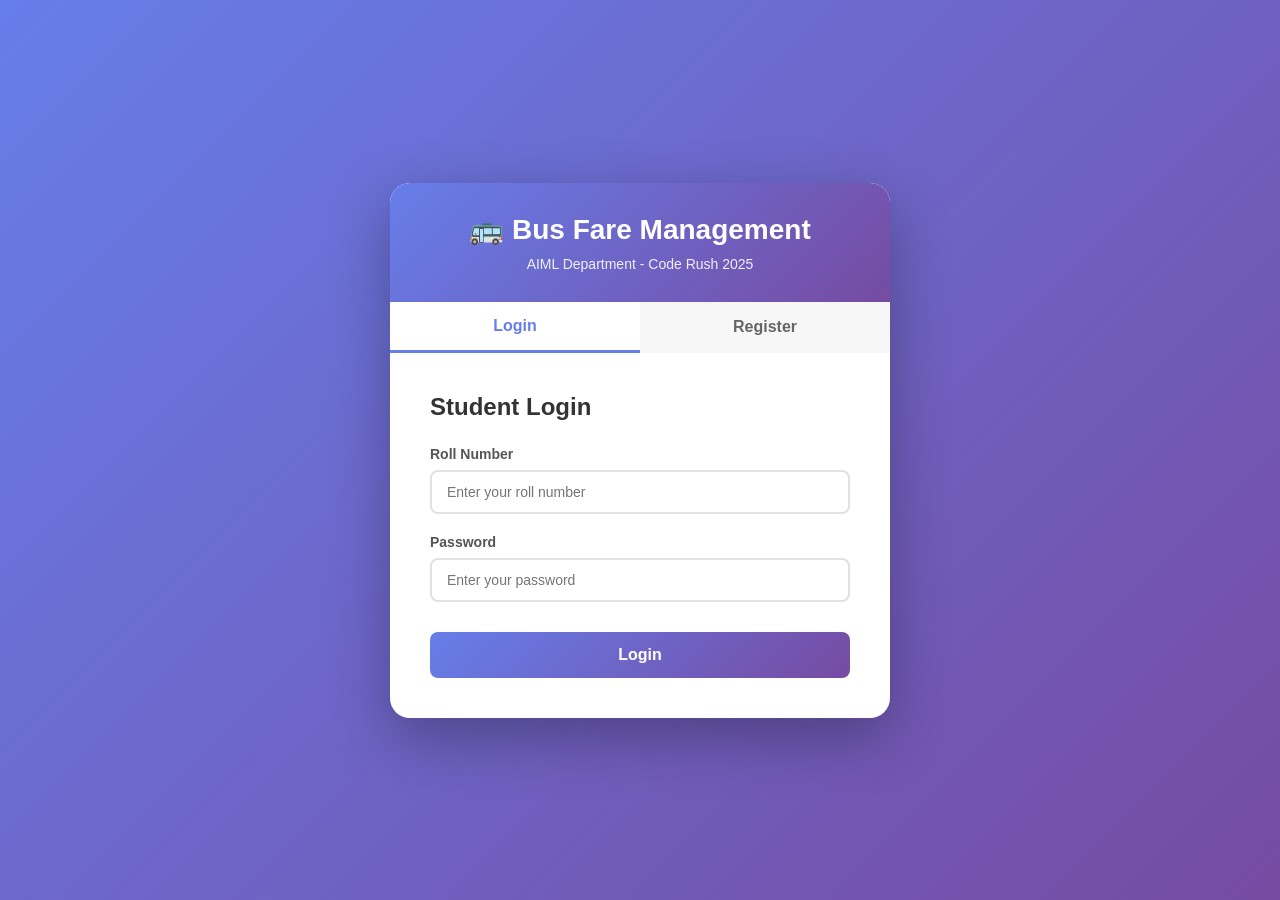
<file: index.html>
<!DOCTYPE html>
<html lang="en">
<head>
    <meta charset="UTF-8">
    <meta name="viewport" content="width=device-width, initial-scale=1.0">
    <title>Student Login - Bus Fare Management System</title>
    <link rel="stylesheet" href="styles.css">
</head>
<body>
    <div class="container">
        <div class="login-box">
            <div class="logo">
                <h1>🚌 Bus Fare Management</h1>
                <p>AIML Department - Code Rush 2025</p>
            </div>
            
            <div class="tabs">
                <button class="tab-btn active" onclick="showTab('login')">Login</button>
                <button class="tab-btn" onclick="showTab('register')">Register</button>
            </div>

            <!-- Login Form -->
            <div id="login-form" class="form-container active">
                <h2>Student Login</h2>
                <form onsubmit="handleLogin(event)">
                    <div class="form-group">
                        <label for="login-rollno">Roll Number</label>
                        <input type="text" id="login-rollno" placeholder="Enter your roll number" required>
                    </div>
                    <div class="form-group">
                        <label for="login-password">Password</label>
                        <input type="password" id="login-password" placeholder="Enter your password" required>
                    </div>
                    <button type="submit" class="btn btn-primary">Login</button>
                </form>
            </div>

            <!-- Registration Form -->
            <div id="register-form" class="form-container">
                <h2>Student Registration</h2>
                <form onsubmit="handleRegister(event)">
                    <div class="form-group">
                        <label for="reg-name">Full Name</label>
                        <input type="text" id="reg-name" placeholder="Enter your full name" required>
                    </div>
                    <div class="form-group">
                        <label for="reg-rollno">Roll Number</label>
                        <input type="text" id="reg-rollno" placeholder="Enter your roll number" required>
                    </div>
                    <div class="form-group">
                        <label for="reg-email">Email</label>
                        <input type="email" id="reg-email" placeholder="Enter your email" required>
                    </div>
                    <div class="form-group">
                        <label for="reg-route">Preferred Route</label>
                        <select id="reg-route" required>
                            <option value="">Select Route</option>
                            <option value="A">Route A - Main Campus (15 km)</option>
                            <option value="B">Route B - East Side (12 km)</option>
                            <option value="C">Route C - West Side (18 km)</option>
                            <option value="D">Route D - North Campus (10 km)</option>
                        </select>
                    </div>
                    <div class="form-group">
                        <label for="reg-department">Department</label>
                        <select id="reg-department" required>
                            <option value="">Select Department</option>
                            <option value="CSE(AIML)">CSE (AIML)</option>
                            <option value="CSE">CSE</option>
                            <option value="ECE">ECE</option>
                            <option value="EEE">EEE</option>
                            <option value="MECH">Mechanical</option>
                            <option value="CIVIL">Civil</option>
                        </select>
                    </div>
                    <div class="form-group">
                        <label for="reg-year">Year</label>
                        <select id="reg-year" required>
                            <option value="">Select Year</option>
                            <option value="1">1st Year</option>
                            <option value="2">2nd Year</option>
                            <option value="3">3rd Year</option>
                            <option value="4">4th Year</option>
                        </select>
                    </div>
                    <div class="form-group">
                        <label for="reg-password">Password</label>
                        <input type="password" id="reg-password" placeholder="Create a password" required>
                    </div>
                    <div class="form-group">
                        <label for="reg-confirm-password">Confirm Password</label>
                        <input type="password" id="reg-confirm-password" placeholder="Confirm your password" required>
                    </div>
                    <button type="submit" class="btn btn-primary">Register</button>
                </form>
            </div>
        </div>
    </div>

    <script src="script.js"></script>
</body>
</html>
</file>
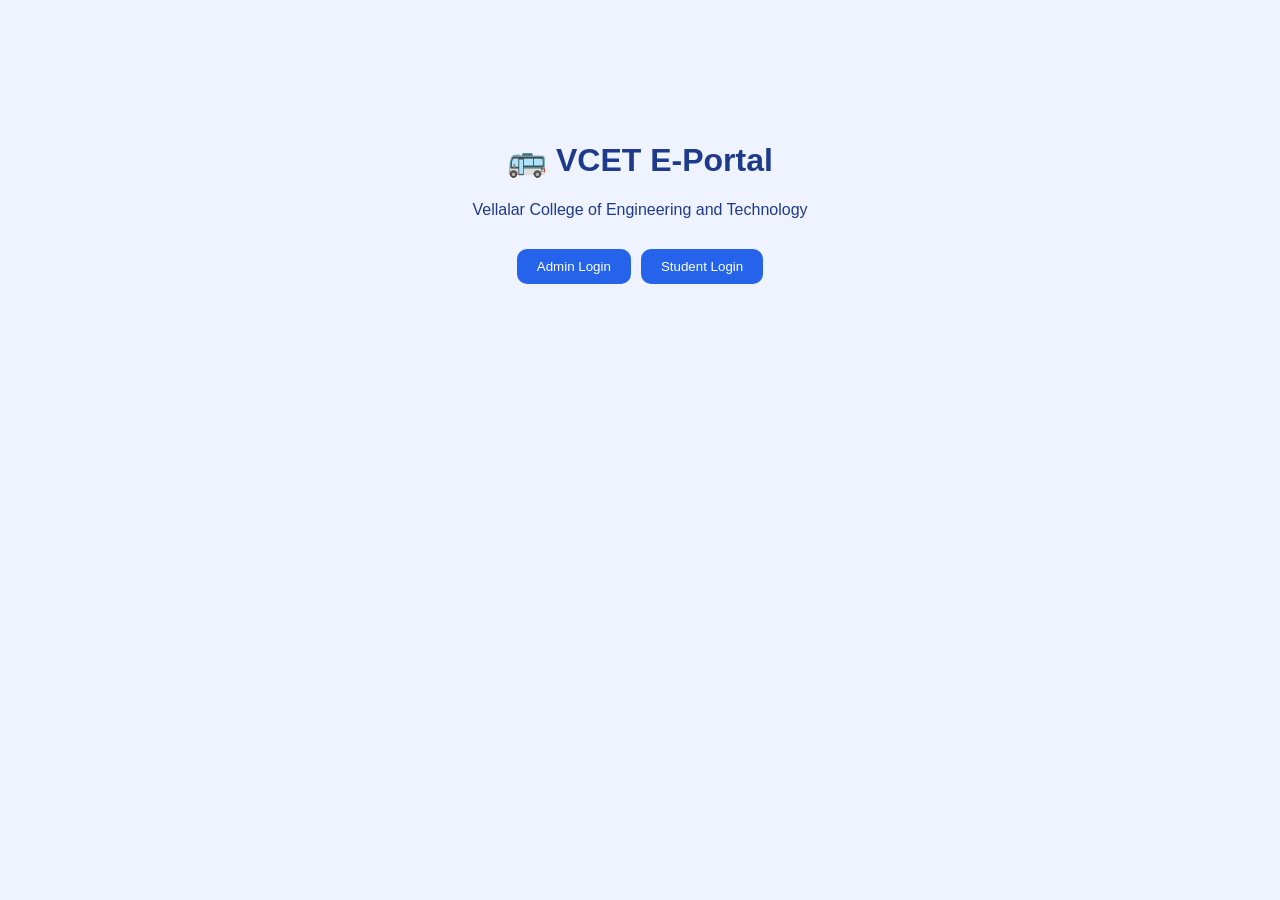
<file: admin.html>
<!DOCTYPE html>
<html lang="en">
<head>
  <meta charset="UTF-8">
  <meta name="viewport" content="width=device-width, initial-scale=1.0">
  <title>VCET E-Portal</title>
  <style>
    body {font-family:'Poppins',sans-serif;margin:0;background:#eef3ff;color:#1e3a8a;}
    header {background:#1e3a8a;color:#fff;padding:15px;text-align:center;font-size:24px;}
    .container {padding:20px;max-width:1000px;margin:auto;}
    .card {background:white;padding:20px;border-radius:15px;box-shadow:0 4px 10px rgba(0,0,0,0.1);margin:20px 0;}
    input,select {padding:10px;margin:5px;width:90%;border:1px solid #ccc;border-radius:10px;}
    button {background:#1e3a8a;color:white;padding:10px 15px;border:none;border-radius:10px;cursor:pointer;margin-top:10px;}
    button:hover {background:#3b82f6;}
    table {width:100%;border-collapse:collapse;margin-top:10px;}
    th,td {border:1px solid #ccc;padding:10px;text-align:center;}
    th {background:#e0f2fe;}
    .logout {float:right;color:white;text-decoration:none;font-size:16px;}
    .hidden {display:none;}
    .tabs {display:flex;justify-content:center;gap:10px;margin-top:20px;}
    .tabs button {background:#2563eb;border:none;padding:10px 20px;color:white;border-radius:10px;cursor:pointer;}
    .tabs button:hover {background:#1e40af;}
    .sidebar {width:230px;background:#1e3a8a;min-height:100vh;color:#fff;position:fixed;top:0;left:0;padding-top:20px;}
    .sidebar h2 {text-align:center;margin-bottom:20px;}
    .sidebar button {width:100%;padding:12px;border:none;background:none;color:white;text-align:left;cursor:pointer;font-size:16px;}
    .sidebar button:hover {background:#3b82f6;}
    .content {margin-left:250px;padding:20px;}
  </style>
</head>
<body>

  <!-- Main Menu -->
  <div id="mainMenu" class="container" style="text-align:center;margin-top:100px;">
    <h1>🚌 VCET E-Portal</h1>
    <p>Vellalar College of Engineering and Technology</p>
    <div class="tabs">
      <button onclick="showLogin('admin')">Admin Login</button>
      <button onclick="showLogin('student')">Student Login</button>
    </div>
  </div>

  <!-- Admin Login -->
  <div id="adminLogin" class="container hidden" style="text-align:center;margin-top:100px;">
    <h2>Admin Login</h2>
    <input type="text" id="adminId" placeholder="Admin ID"><br>
    <input type="password" id="adminPass" placeholder="Password"><br>
    <button onclick="adminLogin()">Login</button>
    <p id="adminError" style="color:red;"></p>
  </div>

  <!-- Student Login -->
  <div id="studentLogin" class="container hidden" style="text-align:center;margin-top:100px;">
    <h2>Student Login</h2>
    <input type="text" id="studentRollLogin" placeholder="Roll Number"><br>
    <button onclick="studentLogin()">Login</button>
    <p id="studentError" style="color:red;"></p>
  </div>

  <!-- Admin Dashboard -->
  <div id="adminDashboard" class="hidden">
    <div class="sidebar">
      <h2>Admin Panel</h2>
      <button onclick="showSection('bus')">Bus Management</button>
      <button onclick="showSection('route')">Route Management</button>
      <button onclick="showSection('student')">Student Management</button>
      <button onclick="showSection('overview')">Overview</button>
      <button onclick="showSection('attendance')">Attendance</button>
      <button onclick="showSection('cost')">Cost Details</button>
      <button onclick="logout()">Logout</button>
    </div>

    <div class="content">
      <header>VCET E-Portal – Admin Dashboard</header>

      <!-- Bus Management -->
      <div id="bus" class="section">
        <div class="card">
          <h2>Bus Management</h2>
          <input type="text" id="busName" placeholder="Bus Name"><br>
          <select id="busRoute"><option value="">Select Route</option></select><br>
          <input type="number" id="busCapacity" placeholder="Capacity"><br>
          <button onclick="addBus()">Add Bus</button>
          <table id="busTable">
            <tr><th>ID</th><th>Name</th><th>Route</th><th>Capacity</th><th>Action</th></tr>
          </table>
        </div>
      </div>

      <!-- Route Management -->
      <div id="route" class="section hidden">
        <div class="card">
          <h2>Route Management</h2>
          <input type="text" id="routeName" placeholder="Route Name (e.g., Route A - Main Campus)"><br>
          <input type="text" id="routeStops" placeholder="Stops (comma-separated)"><br>
          <input type="number" id="routeDistance" placeholder="Total Distance (km)"><br>
          <input type="text" id="routeBusNumber" placeholder="Bus Number (e.g., AP-28-TG-5401)"><br>
          <input type="text" id="routeDestination" placeholder="Destination"><br>
          <button onclick="addRoute()">Add Route</button>
          <table id="routeTable">
            <tr><th>ID</th><th>Route Name</th><th>Stops</th><th>Distance</th><th>Bus Number</th><th>Action</th></tr>
          </table>
        </div>
      </div>

      <!-- Student Management -->
      <div id="student" class="section hidden">
        <div class="card">
          <h2>Student Management</h2>
          <input type="text" id="studentName" placeholder="Student Name"><br>
          <input type="text" id="studentRoll" placeholder="Roll Number"><br>
          <select id="studentBus"><option value="">Select Bus</option></select><br>
          <button onclick="addStudent()">Add Student</button>
          <table id="studentTable">
            <tr><th>ID</th><th>Name</th><th>Roll No</th><th>Bus</th><th>Action</th></tr>
          </table>
        </div>
      </div>

      <!-- Overview -->
      <div id="overview" class="section hidden">
        <div class="card">
          <h2>Dashboard Overview</h2>
          <ul>
            <li>Total Buses: <span id="busCount"></span></li>
            <li>Total Students: <span id="studentCount"></span></li>
          </ul>
        </div>
      </div>

      <!-- Attendance -->
      <div id="attendance" class="section hidden">
        <div class="card">
          <h2>Attendance Monitoring</h2>
          <p>Example data — can be integrated with future features.</p>
          <table>
            <tr><th>Name</th><th>Roll No</th><th>Bus</th><th>Status</th></tr>
            <tr><td>Example Student</td><td>21AIML001</td><td>Bus 1</td><td>Present</td></tr>
          </table>
        </div>
      </div>

      <!-- Cost Details -->
      <div id="cost" class="section hidden">
        <div class="card">
          <h2>Cost Details</h2>
          <ul>
            <li>Bus 1 – ₹12,000 maintenance</li>
            <li>Bus 2 – ₹10,500 maintenance</li>
            <li>Bus 3 – ₹8,700 maintenance</li>
          </ul>
        </div>
      </div>
    </div>
  </div>

  <!-- Student Dashboard -->
  <div id="studentDashboard" class="hidden">
    <header>
      VCET E-Portal – Student Dashboard
      <a href="#" class="logout" onclick="logout()">Logout</a>
    </header>
    <div class="container">
      <div class="card">
        <h2>Welcome, <span id="studentNameDisplay"></span></h2>
        <p><b>Roll No:</b> <span id="studentRollDisplay"></span></p>
        <p><b>Bus Assigned:</b> <span id="studentBusDisplay"></span></p>
      </div>
      <div class="card">
        <h3>All Registered Students</h3>
        <table id="studentListTable">
          <tr><th>Name</th><th>Roll No</th><th>Bus</th></tr>
        </table>
      </div>
    </div>
  </div>

  <script>
    const ADMIN_ID="admin", ADMIN_PASS="1234";
    let buses=JSON.parse(localStorage.getItem("buses"))||[];
    let students=JSON.parse(localStorage.getItem("students"))||[];

    function showLogin(type){
      document.getElementById("mainMenu").classList.add("hidden");
      document.getElementById(type+"Login").classList.remove("hidden");
    }
    function logout(){
      document.querySelectorAll(".container,#adminDashboard,#studentDashboard").forEach(e=>e.classList.add("hidden"));
      document.getElementById("mainMenu").classList.remove("hidden");
    }

    function adminLogin(){
      const id=document.getElementById("adminId").value.trim();
      const pass=document.getElementById("adminPass").value.trim();
      const err=document.getElementById("adminError");
      if(id===ADMIN_ID && pass===ADMIN_PASS){
        document.getElementById("adminLogin").classList.add("hidden");
        document.getElementById("adminDashboard").classList.remove("hidden");
        loadTables();
        updateOverview();
      }else err.textContent="Invalid Admin ID or Password!";
    }

    function studentLogin(){
      const roll=document.getElementById("studentRollLogin").value.trim();
      const student=students.find(s=>s.roll===roll);
      const err=document.getElementById("studentError");
      if(student){
        document.getElementById("studentLogin").classList.add("hidden");
        document.getElementById("studentDashboard").classList.remove("hidden");
        document.getElementById("studentNameDisplay").textContent=student.name;
        document.getElementById("studentRollDisplay").textContent=student.roll;
        document.getElementById("studentBusDisplay").textContent=student.bus;
        loadStudentList();
      }else err.textContent="Student not found!";
    }

    function addBus(){
      const name=document.getElementById("busName").value.trim();
      const route=document.getElementById("busRoute").value.trim();
      const cap=document.getElementById("busCapacity").value.trim();
      if(name&&route&&cap){
        const id=Date.now();
        buses.push({id,name,route,capacity:cap});
        localStorage.setItem("buses",JSON.stringify(buses));
        ["busName","busRoute","busCapacity"].forEach(i=>document.getElementById(i).value="");
        loadTables(); updateOverview();
      }
    }

    function deleteBus(id){
      buses=buses.filter(b=>b.id!==id);
      localStorage.setItem("buses",JSON.stringify(buses));
      loadTables(); updateOverview();
    }

    function addStudent(){
      const name=document.getElementById("studentName").value.trim();
      const roll=document.getElementById("studentRoll").value.trim();
      const bus=document.getElementById("studentBus").value;
      if(!name||!roll||!bus){alert("Please fill all details!");return;}
      if(students.some(s=>s.roll===roll)){alert("Roll Number exists!");return;}
      const id=Date.now();
      students.push({id,name,roll,bus});
      localStorage.setItem("students",JSON.stringify(students));
      ["studentName","studentRoll"].forEach(i=>document.getElementById(i).value="");
      document.getElementById("studentBus").value="";
      loadTables(); updateOverview();
    }

    function deleteStudent(id){
      students=students.filter(s=>s.id!==id);
      localStorage.setItem("students",JSON.stringify(students));
      loadTables(); updateOverview();
    }

    function loadTables(){
      const busT=document.getElementById("busTable");
      const stuT=document.getElementById("studentTable");
      const stuBus=document.getElementById("studentBus");
      busT.innerHTML=`<tr><th>ID</th><th>Name</th><th>Route</th><th>Capacity</th><th>Action</th></tr>`;
      stuT.innerHTML=`<tr><th>ID</th><th>Name</th><th>Roll No</th><th>Bus</th><th>Action</th></tr>`;
      stuBus.innerHTML=`<option value="">Select Bus</option>`;
      buses.forEach(b=>{
        busT.innerHTML+=`<tr><td>${b.id}</td><td>${b.name}</td><td>${b.route}</td><td>${b.capacity}</td><td><button onclick="deleteBus(${b.id})">❌</button></td></tr>`;
        stuBus.innerHTML+=`<option value="${b.name}">${b.name}</option>`;
      });
      students.forEach(s=>{
        stuT.innerHTML+=`<tr><td>${s.id}</td><td>${s.name}</td><td>${s.roll}</td><td>${s.bus}</td><td><button onclick="deleteStudent(${s.id})">❌</button></td></tr>`;
      });
    }

    function loadStudentList(){
      const tbl=document.getElementById("studentListTable");
      tbl.innerHTML=`<tr><th>Name</th><th>Roll No</th><th>Bus</th></tr>`;
      students.forEach(s=>tbl.innerHTML+=`<tr><td>${s.name}</td><td>${s.roll}</td><td>${s.bus}</td></tr>`);
    }

    function showSection(id){
      document.querySelectorAll(".section").forEach(sec=>sec.classList.add("hidden"));
      document.getElementById(id).classList.remove("hidden");
    }

    function updateOverview(){
      document.getElementById("busCount").textContent=buses.length;
      document.getElementById("studentCount").textContent=students.length;
    }

    window.onload=loadTables;
  </script>
</body>
</html>
</file>
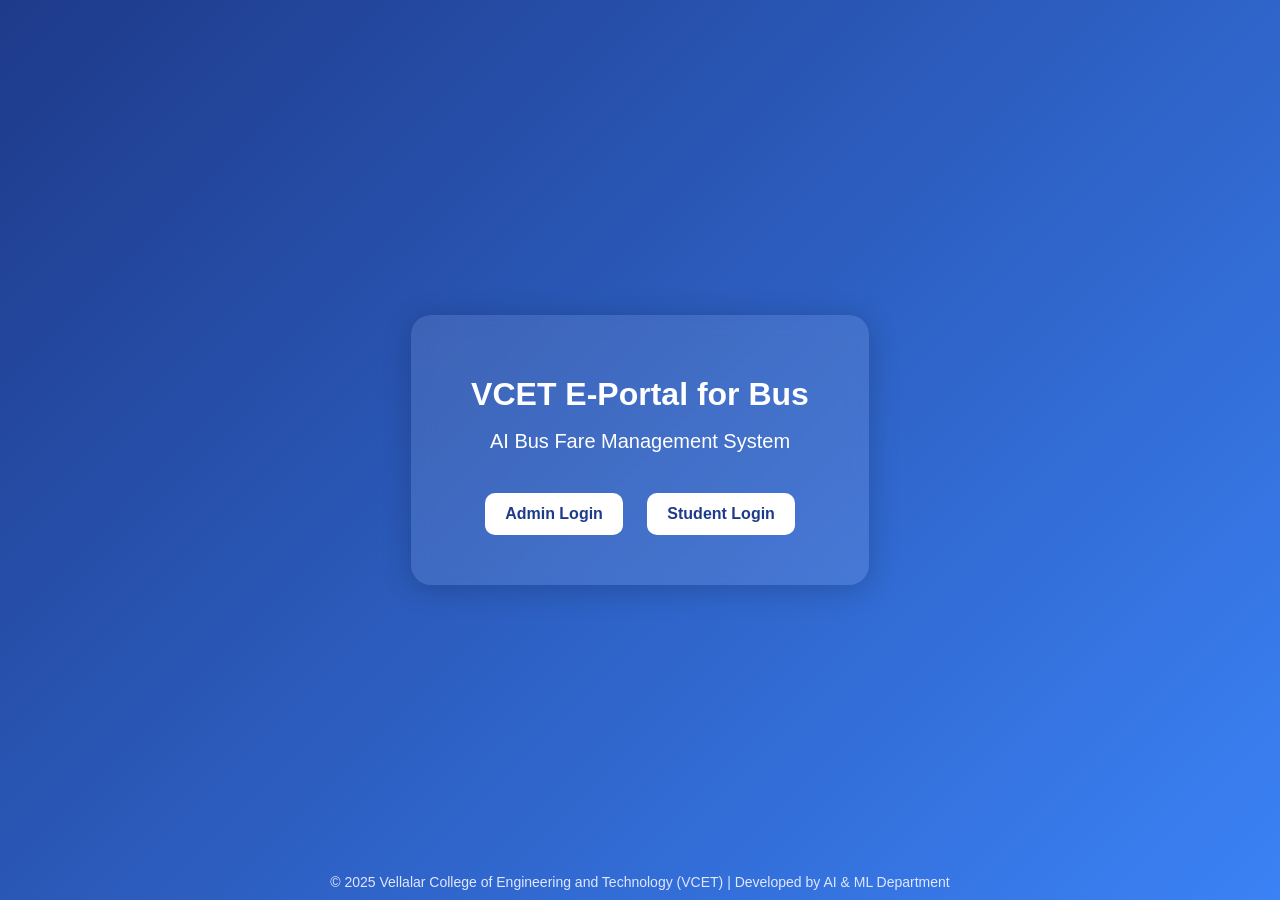
<file: home.html>
<!DOCTYPE html>
<html lang="en">
<head>
  <meta charset="UTF-8">
  <meta name="viewport" content="width=device-width, initial-scale=1.0">
  <title>VCET E-Portal for Bus</title>
  <style>
    body {
      font-family: 'Poppins', sans-serif;
      margin: 0;
      background: linear-gradient(135deg, #1e3a8a, #3b82f6);
      color: #fff;
      height: 100vh;
      display: flex;
      justify-content: center;
      align-items: center;
    }

    .home-container {
      text-align: center;
      background: rgba(255, 255, 255, 0.1);
      padding: 40px 60px;
      border-radius: 20px;
      box-shadow: 0 4px 30px rgba(0,0,0,0.2);
      backdrop-filter: blur(10px);
    }

    h1 {
      font-size: 32px;
      margin-bottom: 10px;
    }

    h2 {
      font-weight: normal;
      margin-bottom: 30px;
      font-size: 20px;
    }

    button {
      background: #fff;
      color: #1e3a8a;
      border: none;
      padding: 12px 20px;
      margin: 10px;
      border-radius: 10px;
      font-size: 16px;
      font-weight: 600;
      cursor: pointer;
      transition: 0.3s;
    }

    button:hover {
      background: #3b82f6;
      color: #fff;
    }

    footer {
      position: absolute;
      bottom: 10px;
      width: 100%;
      text-align: center;
      font-size: 14px;
      color: #e0e7ff;
    }
  </style>
</head>
<body>
  <div class="home-container">
    <h1>VCET E-Portal for Bus</h1>
    <h2>AI Bus Fare Management System</h2>
    <button onclick="location.href='admin.html'">Admin Login</button>
    <button onclick="location.href='student.html'">Student Login</button>
  </div>

  <footer>© 2025 Vellalar College of Engineering and Technology (VCET) | Developed by AI & ML Department</footer>
</body>
</html>
</file>
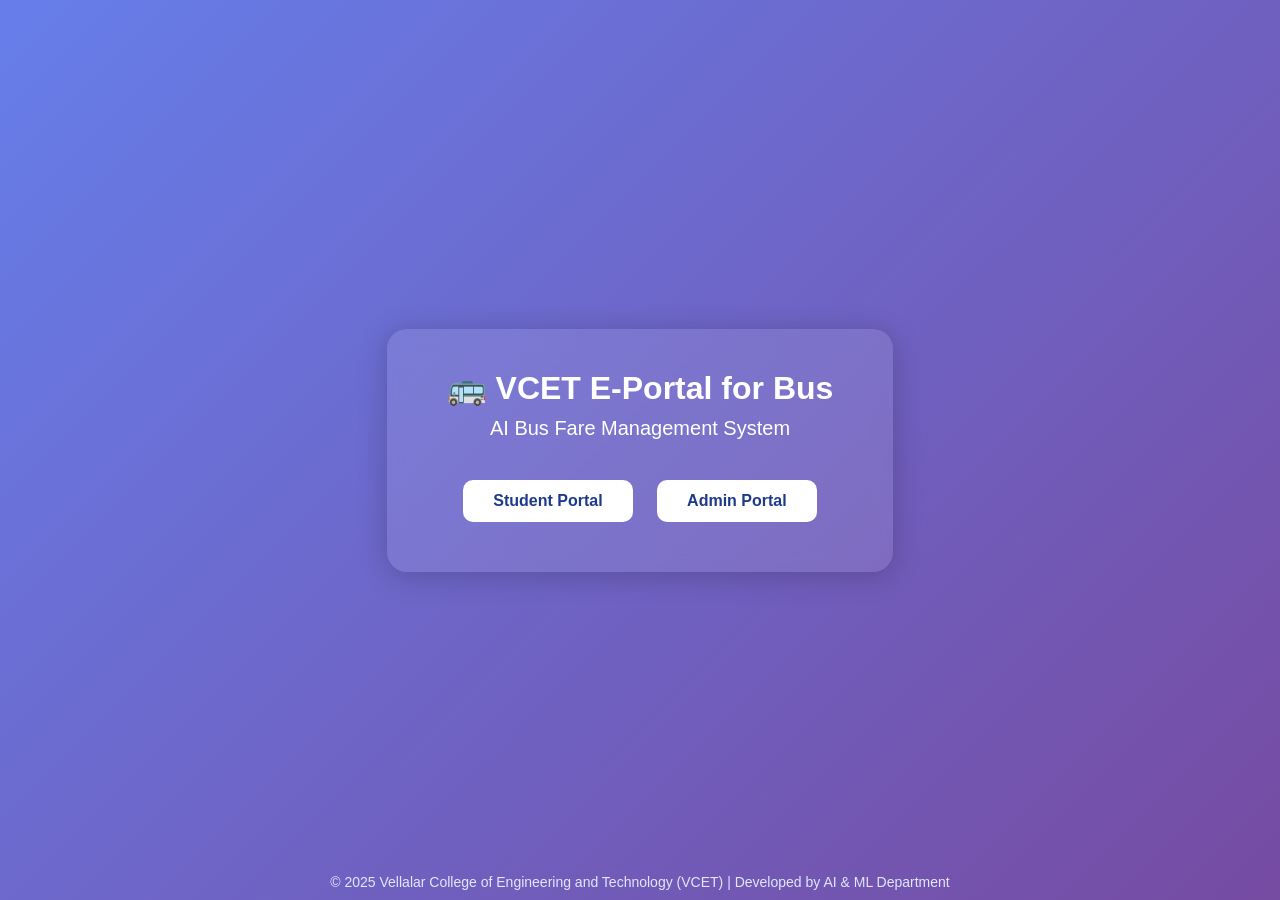
<file: main.html>
<!DOCTYPE html>
<html lang="en">
<head>
    <meta charset="UTF-8">
    <meta name="viewport" content="width=device-width, initial-scale=1.0">
    <title>VCET Bus Fare Management System - Complete Application</title>
    <style>
        /* ==================== GLOBAL STYLES ==================== */
        * {
            margin: 0;
            padding: 0;
            box-sizing: border-box;
        }

        body {
            font-family: 'Segoe UI', Tahoma, Geneva, Verdana, sans-serif;
            background: linear-gradient(135deg, #667eea 0%, #764ba2 100%);
            min-height: 100vh;
        }

        /* ==================== HOME PAGE ==================== */
        .home-page {
            display: flex;
            justify-content: center;
            align-items: center;
            min-height: 100vh;
            color: #fff;
        }

        .home-container {
            text-align: center;
            background: rgba(255, 255, 255, 0.1);
            padding: 40px 60px;
            border-radius: 20px;
            box-shadow: 0 4px 30px rgba(0,0,0,0.2);
            backdrop-filter: blur(10px);
        }

        .home-container h1 {
            font-size: 32px;
            margin-bottom: 10px;
        }

        .home-container h2 {
            font-weight: normal;
            margin-bottom: 30px;
            font-size: 20px;
        }

        .home-container button {
            background: #fff;
            color: #1e3a8a;
            border: none;
            padding: 12px 30px;
            margin: 10px;
            border-radius: 10px;
            font-size: 16px;
            font-weight: 600;
            cursor: pointer;
            transition: 0.3s;
        }

        .home-container button:hover {
            background: #3b82f6;
            color: #fff;
            transform: translateY(-2px);
        }

        /* ==================== LOGIN/REGISTER PAGE ==================== */
        .auth-page {
            display: none;
            min-height: 100vh;
            justify-content: center;
            align-items: center;
            padding: 20px;
        }

        .login-box {
            background: white;
            border-radius: 20px;
            box-shadow: 0 20px 60px rgba(0, 0, 0, 0.3);
            overflow: hidden;
            max-width: 500px;
            width: 100%;
            animation: slideIn 0.5s ease-out;
        }

        @keyframes slideIn {
            from {
                opacity: 0;
                transform: translateY(-30px);
            }
            to {
                opacity: 1;
                transform: translateY(0);
            }
        }

        .logo {
            background: linear-gradient(135deg, #667eea 0%, #764ba2 100%);
            color: white;
            padding: 30px;
            text-align: center;
        }

        .logo h1 {
            font-size: 28px;
            margin-bottom: 10px;
        }

        .logo p {
            font-size: 14px;
            opacity: 0.9;
        }

        .tabs {
            display: flex;
            background: #f7f7f7;
        }

        .tab-btn {
            flex: 1;
            padding: 15px;
            border: none;
            background: transparent;
            font-size: 16px;
            font-weight: 600;
            cursor: pointer;
            transition: all 0.3s ease;
            color: #666;
        }

        .tab-btn.active {
            background: white;
            color: #667eea;
            border-bottom: 3px solid #667eea;
        }

        .form-container {
            display: none;
            padding: 40px;
        }

        .form-container.active {
            display: block;
        }

        .form-group {
            margin-bottom: 20px;
        }

        .form-group label {
            display: block;
            margin-bottom: 8px;
            color: #555;
            font-weight: 600;
            font-size: 14px;
        }

        .form-group input,
        .form-group select {
            width: 100%;
            padding: 12px 15px;
            border: 2px solid #e1e1e1;
            border-radius: 8px;
            font-size: 14px;
        }

        .form-group input:focus,
        .form-group select:focus {
            outline: none;
            border-color: #667eea;
        }

        .btn {
            width: 100%;
            padding: 14px;
            border: none;
            border-radius: 8px;
            font-size: 16px;
            font-weight: 600;
            cursor: pointer;
            transition: all 0.3s ease;
        }

        .btn-primary {
            background: linear-gradient(135deg, #667eea 0%, #764ba2 100%);
            color: white;
        }

        .btn-primary:hover {
            transform: translateY(-2px);
            box-shadow: 0 10px 20px rgba(102, 126, 234, 0.3);
        }

        .alert {
            padding: 12px 15px;
            border-radius: 8px;
            margin-bottom: 20px;
            font-size: 14px;
        }

        .alert-success {
            background: #d4edda;
            color: #155724;
        }

        .alert-error {
            background: #f8d7da;
            color: #721c24;
        }

        /* ==================== DASHBOARD ==================== */
        .dashboard-page {
            display: none;
        }

        .dashboard {
            display: flex;
            min-height: 100vh;
        }

        .sidebar {
            width: 260px;
            background: linear-gradient(135deg, #667eea 0%, #764ba2 100%);
            color: white;
            padding: 20px 0;
            position: fixed;
            height: 100vh;
            overflow-y: auto;
        }

        .sidebar-header {
            padding: 0 20px 30px;
            border-bottom: 1px solid rgba(255, 255, 255, 0.2);
        }

        .sidebar-header h2 {
            font-size: 22px;
        }

        .sidebar-nav {
            padding: 20px 0;
        }

        .nav-item {
            display: flex;
            align-items: center;
            padding: 15px 20px;
            color: white;
            text-decoration: none;
            cursor: pointer;
            transition: all 0.3s ease;
            border-left: 3px solid transparent;
        }

        .nav-item span {
            font-size: 20px;
            margin-right: 12px;
        }

        .nav-item:hover {
            background: rgba(255, 255, 255, 0.1);
            border-left-color: white;
        }

        .nav-item.active {
            background: rgba(255, 255, 255, 0.2);
            border-left-color: white;
        }

        .main-content {
            margin-left: 260px;
            flex: 1;
            padding: 20px;
            background: #f5f7fa;
        }

        .top-header {
            background: white;
            padding: 20px 30px;
            border-radius: 10px;
            margin-bottom: 30px;
            display: flex;
            justify-content: space-between;
            align-items: center;
            box-shadow: 0 2px 10px rgba(0, 0, 0, 0.05);
        }

        .top-header h1 {
            color: #333;
            font-size: 28px;
        }

        .user-info {
            display: flex;
            align-items: center;
            gap: 15px;
        }

        .user-avatar {
            width: 40px;
            height: 40px;
            background: linear-gradient(135deg, #667eea 0%, #764ba2 100%);
            border-radius: 50%;
            display: flex;
            align-items: center;
            justify-content: center;
            font-size: 20px;
        }

        .content-section {
            display: none;
        }

        .content-section.active {
            display: block;
        }

        .stats-grid {
            display: grid;
            grid-template-columns: repeat(auto-fit, minmax(250px, 1fr));
            gap: 20px;
            margin-bottom: 30px;
        }

        .stat-card {
            background: white;
            padding: 25px;
            border-radius: 10px;
            display: flex;
            align-items: center;
            gap: 20px;
            box-shadow: 0 2px 10px rgba(0, 0, 0, 0.05);
            transition: transform 0.3s ease;
        }

        .stat-card:hover {
            transform: translateY(-5px);
        }

        .stat-icon {
            font-size: 40px;
            width: 70px;
            height: 70px;
            display: flex;
            align-items: center;
            justify-content: center;
            background: linear-gradient(135deg, #667eea20 0%, #764ba220 100%);
            border-radius: 10px;
        }

        .stat-info h3 {
            font-size: 24px;
            color: #333;
        }

        .stat-info p {
            color: #666;
            font-size: 14px;
        }

        .announcement-section {
            background: white;
            padding: 30px;
            border-radius: 10px;
            box-shadow: 0 2px 10px rgba(0, 0, 0, 0.05);
        }

        .announcement-card {
            padding: 20px;
            background: #f8f9fa;
            border-radius: 8px;
            margin-bottom: 15px;
            border-left: 4px solid #667eea;
        }

        .profile-card {
            background: white;
            padding: 40px;
            border-radius: 15px;
            max-width: 800px;
            margin: 0 auto;
            box-shadow: 0 2px 10px rgba(0, 0, 0, 0.05);
        }

        .profile-item {
            padding: 15px 0;
            border-bottom: 1px solid #e1e1e1;
            display: flex;
            justify-content: space-between;
        }

        table {
            width: 100%;
            border-collapse: collapse;
            background: white;
            border-radius: 10px;
            overflow: hidden;
        }

        table th {
            background: #667eea;
            color: white;
            padding: 15px;
            text-align: left;
        }

        table td {
            padding: 15px;
            border-bottom: 1px solid #e1e1e1;
        }

        .hidden {
            display: none !important;
        }

        footer {
            position: fixed;
            bottom: 10px;
            width: 100%;
            text-align: center;
            font-size: 14px;
            color: #e0e7ff;
        }
    </style>
</head>
<body>

    <!-- ==================== HOME PAGE ==================== -->
    <div id="home-page" class="home-page">
        <div class="home-container">
            <h1>🚌 VCET E-Portal for Bus</h1>
            <h2>AI Bus Fare Management System</h2>
            <button onclick="showPage('student-auth')">Student Portal</button>
            <button onclick="showPage('admin-auth')">Admin Portal</button>
        </div>
        <footer>© 2025 Vellalar College of Engineering and Technology (VCET) | Developed by AI & ML Department</footer>
    </div>

    <!-- ==================== STUDENT AUTH PAGE ==================== -->
    <div id="student-auth-page" class="auth-page">
        <div class="login-box">
            <div class="logo">
                <h1>🚌 Bus Fare Management</h1>
                <p>AIML Department - Code Rush 2025</p>
            </div>
            
            <div id="login-form" class="form-container active">
                <h2>Student Login</h2>
                <p style="text-align:center; color:#666; margin-bottom:20px;">Login with credentials provided by admin</p>
                <div style="background:#dcfce7; padding:15px; border-radius:8px; margin-bottom:20px; border-left:4px solid #16a34a;">
                    <p style="color:#166534; margin:0; font-size:14px;"><strong>📌 Demo Account:</strong></p>
                    <p style="color:#15803d; margin:5px 0 0 0; font-size:13px;">Roll No: <strong>21A91A6701</strong> | Password: <strong>demo123</strong></p>
                </div>
                <form onsubmit="handleLogin(event)">
                    <div class="form-group">
                        <label>Roll Number</label>
                        <input type="text" id="login-rollno" placeholder="Enter your roll number" required>
                    </div>
                    <div class="form-group">
                        <label>Password</label>
                        <input type="password" id="login-password" placeholder="Enter your password" required>
                    </div>
                    <button type="submit" class="btn btn-primary">Login</button>
                    <p style="text-align:center; margin-top:15px; color:#666;">
                        <a href="#" onclick="showPage('home')" style="color:#667eea;">← Back to Home</a>
                    </p>
                </form>
            </div>
        </div>
    </div>

    <!-- ==================== STUDENT DASHBOARD ==================== -->
    <div id="student-dashboard-page" class="dashboard-page">
        <div class="dashboard">
            <aside class="sidebar">
                <div class="sidebar-header">
                    <h2>🚌 Bus System</h2>
                </div>
                <nav class="sidebar-nav">
                    <a class="nav-item active" onclick="showSection('overview')">
                        <span>📊</span> Overview
                    </a>
                    <a class="nav-item" onclick="showSection('routes')">
                        <span>🗺️</span> Bus Routes
                    </a>
                    <a class="nav-item" onclick="showSection('attendance')">
                        <span>🗓️</span> Attendance
                    </a>
                    <a class="nav-item" onclick="showSection('payments')">
                        <span>💳</span> Payments
                    </a>
                    <a class="nav-item" onclick="showSection('notifications')">
                        <span>🔔</span> Notifications
                    </a>
                    <a class="nav-item" onclick="showSection('issues')">
                        <span>⚠️</span> Report Issue
                    </a>
                    <a class="nav-item" onclick="showSection('profile')">
                        <span>👤</span> My Profile
                    </a>
                    <a class="nav-item" onclick="handleLogout()">
                        <span>🚪</span> Logout
                    </a>
                </nav>
            </aside>

            <main class="main-content">
                <header class="top-header">
                    <h1 id="section-title">Dashboard Overview</h1>
                    <div class="user-info">
                        <span id="user-name">Student</span>
                        <div class="user-avatar">👤</div>
                    </div>
                </header>

                <!-- Overview Section -->
                <section id="overview-section" class="content-section active">
                    <div class="stats-grid">
                        <div class="stat-card">
                            <div class="stat-icon">📄</div>
                            <div class="stat-info">
                                <h3 id="due-status">Due: ₹0</h3>
                                <p>Fee Due Status</p>
                            </div>
                        </div>
                        <div class="stat-card">
                            <div class="stat-icon">💰</div>
                            <div class="stat-info">
                                <h3 id="current-fare">₹0</h3>
                                <p>Current Semester Fee</p>
                            </div>
                        </div>
                        <div class="stat-card">
                            <div class="stat-icon">⛽</div>
                            <div class="stat-info">
                                <h3 id="fuel-cost">₹0</h3>
                                <p>Fuel Cost Share</p>
                            </div>
                        </div>
                        <div class="stat-card">
                            <div class="stat-icon">📏</div>
                            <div class="stat-info">
                                <h3 id="cost-per-km">₹0/km</h3>
                                <p>Cost per km</p>
                            </div>
                        </div>
                        <div class="stat-card">
                            <div class="stat-icon">🚌</div>
                            <div class="stat-info">
                                <h3 id="route-info">Not Assigned</h3>
                                <p>Assigned Route</p>
                            </div>
                        </div>
                        <div class="stat-card">
                            <div class="stat-icon">📅</div>
                            <div class="stat-info">
                                <h3 id="semester-info">Fall 2025</h3>
                                <p>Current Semester</p>
                            </div>
                        </div>
                    </div>

                    <div class="announcement-section">
                        <h2>📢 Announcements</h2>
                        <div class="announcement-card">
                            <h3>Welcome to AI-Driven Bus Fare Management System</h3>
                            <p>This system calculates optimized bus fees based on real operational data including fuel costs, maintenance schedules, and route distances.</p>
                            <small>Date: November 1, 2025</small>
                        </div>
                        <div class="announcement-card">
                            <h3>📊 Semester Fee Structure by Routes</h3>
                            <div style="margin-top:15px; display:grid; gap:10px;">
                                <div style="padding:10px; background:white; border-radius:6px; display:flex; justify-content:space-between;">
                                    <span><strong>Route A - Main Campus:</strong> 15 km</span>
                                    <span style="color:#667eea; font-weight:bold;">₹2,500</span>
                                </div>
                                <div style="padding:10px; background:white; border-radius:6px; display:flex; justify-content:space-between;">
                                    <span><strong>Route B - East Side:</strong> 12 km</span>
                                    <span style="color:#667eea; font-weight:bold;">₹2,100</span>
                                </div>
                                <div style="padding:10px; background:white; border-radius:6px; display:flex; justify-content:space-between;">
                                    <span><strong>Route C - West Side:</strong> 18 km</span>
                                    <span style="color:#667eea; font-weight:bold;">₹2,900</span>
                                </div>
                                <div style="padding:10px; background:white; border-radius:6px; display:flex; justify-content:space-between;">
                                    <span><strong>Route D - North Campus:</strong> 10 km</span>
                                    <span style="color:#667eea; font-weight:bold;">₹1,900</span>
                                </div>
                            </div>
                            <small style="margin-top:10px; display:block;">Updated: November 1, 2025</small>
                        </div>
                        <div class="announcement-card">
                            <h3>Transparent Cost Breakdowns</h3>
                            <p>View detailed fare calculations and maintenance logs for complete transparency in cost distribution. Fees are calculated based on route distance, fuel costs, maintenance, and operational expenses.</p>
                            <small>Date: October 30, 2025</small>
                        </div>
                    </div>
                </section>

                <!-- Routes Section -->
                <section id="routes-section" class="content-section">
                    <div id="routes-container"></div>
                </section>

                <!-- Attendance Section -->
                <section id="attendance-section" class="content-section">
                    <div class="profile-card">
                        <h2>My Bus Attendance</h2>
                        <p style="color:#666; margin-bottom:20px;">Your daily bus attendance record for the semester</p>
                        <div id="attendance-summary" style="margin-bottom:20px;"></div>
                        <table>
                            <thead>
                                <tr>
                                    <th>Date</th>
                                    <th>Day</th>
                                    <th>Status</th>
                                    <th>Route</th>
                                </tr>
                            </thead>
                            <tbody id="attendance-table"></tbody>
                        </table>
                    </div>
                </section>

                <!-- Payments Section -->
                <section id="payments-section" class="content-section">
                    <div class="profile-card" style="max-width:800px;">
                        <h2>Fee Payment Details</h2>
                        
                        <div id="fee-breakdown" style="background:#f8f9fa; padding:20px; border-radius:10px; margin-bottom:20px;"></div>
                        
                        <div id="payment-due" style="margin:10px 0 20px; font-size:20px;"></div>
                        
                        <div style="display:grid; gap:12px; max-width:400px;">
                            <select id="pay-method" class="form-group" style="padding:12px;">
                                <option value="UPI">UPI</option>
                                <option value="Card">Card</option>
                                <option value="Cash">Cash</option>
                                <option value="Net Banking">Net Banking</option>
                            </select>
                            <button class="btn btn-primary" onclick="makePayment()">Pay Now</button>
                        </div>
                        <div style="margin-top:30px;">
                            <h3>Transaction History</h3>
                            <div id="transactions"></div>
                        </div>
                    </div>
                </section>

                <!-- Notifications Section -->
                <section id="notifications-section" class="content-section">
                    <div class="profile-card">
                        <h2>Notifications</h2>
                        <div id="notifications-list"></div>
                    </div>
                </section>

                <!-- Issues Section -->
                <section id="issues-section" class="content-section">
                    <div class="profile-card" style="max-width:600px;">
                        <h2>Report Vehicle/Route Issue</h2>
                        <div class="form-group">
                            <label>Issue Title</label>
                            <input id="issue-title" placeholder="e.g., Bus delay on Route A">
                        </div>
                        <div class="form-group">
                            <label>Description</label>
                            <input id="issue-desc" placeholder="Describe the problem...">
                        </div>
                        <button class="btn btn-primary" onclick="submitIssue()">Submit Issue</button>
                        <div style="margin-top:20px;">
                            <h3>My Issues</h3>
                            <div id="issues-list"></div>
                        </div>
                    </div>
                </section>

                <!-- Profile Section -->
                <section id="profile-section" class="content-section">
                    <div class="profile-card">
                        <h2>My Profile</h2>
                        <div id="profile-info"></div>
                    </div>
                </section>
            </main>
        </div>
    </div>

    <!-- ==================== ADMIN AUTH PAGE ==================== -->
    <div id="admin-auth-page" class="auth-page">
        <div class="login-box" style="max-width:400px;">
            <div class="logo">
                <h1>🔐 Admin Login</h1>
                <p>Bus Fare Management System</p>
            </div>
            <div class="form-container active">
                <div style="background:#e0f2fe; padding:15px; border-radius:8px; margin-bottom:20px; border-left:4px solid #0284c7;">
                    <p style="color:#075985; margin:0; font-size:14px;"><strong>📌 Demo Credentials:</strong></p>
                    <p style="color:#0c4a6e; margin:5px 0 0 0; font-size:13px;">ID: <strong>admin</strong> | Password: <strong>admin123</strong></p>
                </div>
                <form onsubmit="handleAdminLogin(event)">
                    <div class="form-group">
                        <label>Admin ID</label>
                        <input type="text" id="admin-id" placeholder="Enter admin ID" required>
                    </div>
                    <div class="form-group">
                        <label>Password</label>
                        <input type="password" id="admin-password" placeholder="Enter password" required>
                    </div>
                    <button type="submit" class="btn btn-primary">Login</button>
                    <p style="text-align:center; margin-top:15px; color:#666;">
                        <a href="#" onclick="showPage('home')" style="color:#667eea;">← Back to Home</a>
                    </p>
                </form>
            </div>
        </div>
    </div>

    <!-- ==================== ADMIN DASHBOARD ==================== -->
    <div id="admin-dashboard-page" class="dashboard-page">
        <div class="dashboard">
            <aside class="sidebar">
                <div class="sidebar-header">
                    <h2>🔐 Admin Panel</h2>
                </div>
                <nav class="sidebar-nav">
                    <a class="nav-item active" onclick="showAdminSection('overview')">
                        <span>📊</span> Overview
                    </a>
                    <a class="nav-item" onclick="showAdminSection('buses')">
                        <span>🚌</span> Bus Management
                    </a>
                    <a class="nav-item" onclick="showAdminSection('students')">
                        <span>👥</span> Student Management
                    </a>
                    <a class="nav-item" onclick="showAdminSection('attendance')">
                        <span>📅</span> Attendance Tracking
                    </a>
                    <a class="nav-item" onclick="showAdminSection('fees')">
                        <span>💰</span> Fee Details
                    </a>
                    <a class="nav-item" onclick="showAdminSection('gps')">
                        <span>📍</span> GPS Tracking
                    </a>
                    <a class="nav-item" onclick="showAdminSection('maintenance')">
                        <span>🔧</span> Bus Maintenance
                    </a>
                    <a class="nav-item" onclick="handleAdminLogout()">
                        <span>🚪</span> Logout
                    </a>
                </nav>
            </aside>

            <main class="main-content">
                <header class="top-header">
                    <h1>Admin Dashboard</h1>
                    <div class="user-info">
                        <span>Administrator</span>
                        <div class="user-avatar">🔐</div>
                    </div>
                </header>

                <!-- Admin Overview -->
                <section id="admin-overview-section" class="content-section active">
                    <div class="stats-grid">
                        <div class="stat-card">
                            <div class="stat-icon">🚌</div>
                            <div class="stat-info">
                                <h3 id="total-buses">0</h3>
                                <p>Total Buses</p>
                            </div>
                        </div>
                        <div class="stat-card">
                            <div class="stat-icon">👥</div>
                            <div class="stat-info">
                                <h3 id="total-students">0</h3>
                                <p>Registered Students</p>
                            </div>
                        </div>
                        <div class="stat-card">
                            <div class="stat-icon">💰</div>
                            <div class="stat-info">
                                <h3 id="total-revenue">₹0</h3>
                                <p>Total Revenue Collected</p>
                            </div>
                        </div>
                        <div class="stat-card">
                            <div class="stat-icon">📅</div>
                            <div class="stat-info">
                                <h3 id="today-attendance">0</h3>
                                <p>Today's Attendance</p>
                            </div>
                        </div>
                    </div>
                </section>

                <!-- Bus Management -->
                <section id="admin-buses-section" class="content-section">
                    <div class="profile-card">
                        <h2>Bus Management</h2>
                        <div class="form-group">
                            <label>Bus Name/Number</label>
                            <input id="bus-name" placeholder="e.g., AP-28-TG-5401">
                        </div>
                        <div class="form-group">
                            <label>Route</label>
                            <select id="bus-route">
                                <option value="">Select Route</option>
                                <option value="A">Route A - Main Campus (15 km) - ₹2,500/semester</option>
                                <option value="B">Route B - East Side (12 km) - ₹2,100/semester</option>
                                <option value="C">Route C - West Side (18 km) - ₹2,900/semester</option>
                                <option value="D">Route D - North Campus (10 km) - ₹1,900/semester</option>
                            </select>
                        </div>
                        <div class="form-group">
                            <label>Capacity (Students)</label>
                            <input type="number" id="bus-capacity" placeholder="e.g., 50">
                        </div>
                        <div class="form-group">
                            <label>Fuel Efficiency (km per liter)</label>
                            <input type="number" id="bus-fuel-efficiency" placeholder="e.g., 6" value="6">
                        </div>
                        <div class="form-group">
                            <label>GPS Device ID</label>
                            <input id="bus-gps" placeholder="e.g., GPS-12345">
                        </div>
                        <div class="form-group">
                            <label>Monthly Maintenance Charge (₹)</label>
                            <input type="number" id="bus-maintenance" placeholder="e.g., 5000">
                        </div>
                        <button class="btn btn-primary" onclick="addBus()">Add Bus</button>
                        <div style="margin-top:30px;">
                            <h3>All Buses</h3>
                            <table id="buses-table">
                                <thead>
                                    <tr>
                                        <th>Bus Number</th>
                                        <th>Route</th>
                                        <th>Capacity</th>
                                        <th>Fuel/km</th>
                                        <th>GPS ID</th>
                                        <th>Maintenance</th>
                                        <th>Action</th>
                                    </tr>
                                </thead>
                                <tbody></tbody>
                            </table>
                        </div>
                    </div>
                </section>

                <!-- Student Management -->
                <section id="admin-students-section" class="content-section">
                    <div class="profile-card">
                        <h2>Student Management</h2>
                        <div class="form-group">
                            <label>Full Name</label>
                            <input id="student-name" placeholder="Enter student name">
                        </div>
                        <div class="form-group">
                            <label>Roll Number</label>
                            <input id="student-rollno" placeholder="Enter roll number">
                        </div>
                        <div class="form-group">
                            <label>Email</label>
                            <input type="email" id="student-email" placeholder="Enter email">
                        </div>
                        <div class="form-group">
                            <label>Department</label>
                            <select id="student-department">
                                <option value="">Select Department</option>
                                <option value="CSE(AIML)">CSE (AIML)</option>
                                <option value="CSE">CSE</option>
                                <option value="ECE">ECE</option>
                                <option value="EEE">EEE</option>
                            </select>
                        </div>
                        <div class="form-group">
                            <label>Year</label>
                            <select id="student-year">
                                <option value="">Select Year</option>
                                <option value="1">1st Year</option>
                                <option value="2">2nd Year</option>
                                <option value="3">3rd Year</option>
                                <option value="4">4th Year</option>
                            </select>
                        </div>
                        <div class="form-group">
                            <label>Route</label>
                            <select id="student-route">
                                <option value="">Select Route</option>
                                <option value="A">Route A - Main Campus (15 km) - ₹2,500/semester</option>
                                <option value="B">Route B - East Side (12 km) - ₹2,100/semester</option>
                                <option value="C">Route C - West Side (18 km) - ₹2,900/semester</option>
                                <option value="D">Route D - North Campus (10 km) - ₹1,900/semester</option>
                            </select>
                        </div>
                        <div class="form-group">
                            <label>Password</label>
                            <input type="password" id="student-password" placeholder="Set password for student">
                        </div>
                        <button class="btn btn-primary" onclick="addStudent()">Add Student</button>
                        
                        <div style="margin-top:30px;">
                            <h3>All Registered Students</h3>
                            <table id="students-table">
                                <thead>
                                    <tr>
                                        <th>Name</th>
                                        <th>Roll No</th>
                                        <th>Department</th>
                                        <th>Route</th>
                                        <th>Bus Number</th>
                                        <th>Action</th>
                                    </tr>
                                </thead>
                                <tbody></tbody>
                            </table>
                        </div>
                    </div>
                </section>

                <!-- Attendance Tracking -->
                <section id="admin-attendance-section" class="content-section">
                    <div class="profile-card">
                        <h2>Attendance Tracking</h2>
                        <div style="margin-bottom:20px;">
                            <label style="display:block; margin-bottom:10px; font-weight:600;">Select Date:</label>
                            <input type="date" id="attendance-date" style="padding:10px; border:2px solid #e1e1e1; border-radius:8px;" value="">
                            <button class="btn btn-primary" style="width:auto; margin-left:10px; padding:10px 20px;" onclick="loadAttendanceForDate()">Load Attendance</button>
                            <button class="btn btn-primary" style="width:auto; margin-left:10px; padding:10px 20px; background:#16a34a;" onclick="markAllPresent()">Mark All Present</button>
                        </div>
                        <div style="margin-top:30px;">
                            <h3>Attendance for <span id="selected-date-display">Today</span></h3>
                            <table id="attendance-table">
                                <thead>
                                    <tr>
                                        <th>Roll No</th>
                                        <th>Name</th>
                                        <th>Route</th>
                                        <th>Status</th>
                                        <th>Action</th>
                                    </tr>
                                </thead>
                                <tbody></tbody>
                            </table>
                        </div>
                    </div>
                </section>

                <!-- Fee Details -->
                <section id="admin-fees-section" class="content-section">
                    <div class="profile-card">
                        <h2>Student Fee Details</h2>
                        <table id="fees-table">
                            <thead>
                                <tr>
                                    <th>Roll No</th>
                                    <th>Name</th>
                                    <th>Route</th>
                                    <th>Total Fee</th>
                                    <th>Fuel Cost</th>
                                    <th>Maintenance</th>
                                    <th>Due Amount</th>
                                    <th>Paid Amount</th>
                                    <th>Status</th>
                                </tr>
                            </thead>
                            <tbody></tbody>
                        </table>
                    </div>
                </section>

                <!-- GPS Tracking -->
                <section id="admin-gps-section" class="content-section">
                    <div class="profile-card">
                        <h2>GPS Tracking - Live Bus Locations</h2>
                        <div id="gps-container"></div>
                    </div>
                </section>

                <!-- Bus Maintenance -->
                <section id="admin-maintenance-section" class="content-section">
                    <div class="profile-card">
                        <h2>Bus Maintenance Records</h2>
                        <div style="margin-bottom:20px;">
                            <h3>Add Maintenance Record</h3>
                            <div class="form-group">
                                <label>Select Bus</label>
                                <select id="maintenance-bus"></select>
                            </div>
                            <div class="form-group">
                                <label>Maintenance Type</label>
                                <select id="maintenance-type">
                                    <option value="Oil Change">Oil Change</option>
                                    <option value="Tire Replacement">Tire Replacement</option>
                                    <option value="Engine Service">Engine Service</option>
                                    <option value="Brake Service">Brake Service</option>
                                    <option value="AC Repair">AC Repair</option>
                                    <option value="Body Work">Body Work</option>
                                    <option value="General Checkup">General Checkup</option>
                                </select>
                            </div>
                            <div class="form-group">
                                <label>Cost (₹)</label>
                                <input type="number" id="maintenance-cost" placeholder="e.g., 5000">
                            </div>
                            <div class="form-group">
                                <label>Date</label>
                                <input type="date" id="maintenance-date">
                            </div>
                            <div class="form-group">
                                <label>Notes</label>
                                <input id="maintenance-notes" placeholder="Additional details">
                            </div>
                            <button class="btn btn-primary" onclick="addMaintenanceRecord()">Add Record</button>
                        </div>
                        <div style="margin-top:30px;">
                            <h3>All Maintenance Records</h3>
                            <table id="maintenance-table">
                                <thead>
                                    <tr>
                                        <th>Date</th>
                                        <th>Bus Number</th>
                                        <th>Type</th>
                                        <th>Cost</th>
                                        <th>Notes</th>
                                        <th>Action</th>
                                    </tr>
                                </thead>
                                <tbody></tbody>
                            </table>
                        </div>
                    </div>
                </section>
            </main>
        </div>
    </div>

    <script>
        // ==================== GLOBAL STATE & UTILITIES ====================
        const ADMIN_CREDENTIALS = { id: 'admin', password: 'admin123' };
        let currentUser = null;

        function showPage(pageId) {
            document.querySelectorAll('.home-page, .auth-page, .dashboard-page').forEach(p => p.style.display = 'none');
            if (pageId === 'home') {
                document.getElementById('home-page').style.display = 'flex';
            } else if (pageId === 'student-auth') {
                document.getElementById('student-auth-page').style.display = 'flex';
            } else if (pageId === 'admin-auth') {
                document.getElementById('admin-auth-page').style.display = 'flex';
            } else if (pageId === 'student-dashboard') {
                document.getElementById('student-dashboard-page').style.display = 'block';
            } else if (pageId === 'admin-dashboard') {
                document.getElementById('admin-dashboard-page').style.display = 'block';
            }
        }



        function showAlert(formId, message, type) {
            clearAlerts();
            const form = document.getElementById(formId);
            const alert = document.createElement('div');
            alert.className = `alert alert-${type}`;
            alert.textContent = message;
            form.insertBefore(alert, form.firstChild);
        }

        function clearAlerts() {
            document.querySelectorAll('.alert').forEach(alert => alert.remove());
        }

        // ==================== STUDENT AUTH ====================
        function handleLogin(event) {
            event.preventDefault();
            const rollNo = document.getElementById('login-rollno').value;
            const password = document.getElementById('login-password').value;
            const users = JSON.parse(localStorage.getItem('busSystemUsers')) || [];
            const user = users.find(u => u.rollNo === rollNo && u.password === password);
            
            if (user) {
                currentUser = user;
                localStorage.setItem('currentUser', JSON.stringify(user));
                showPage('student-dashboard');
                initDashboard();
            } else {
                showAlert('login-form', 'Invalid credentials. Please contact admin.', 'error');
            }
        }

        function handleLogout() {
            if (confirm('Are you sure you want to logout?')) {
                currentUser = null;
                localStorage.removeItem('currentUser');
                showPage('home');
            }
        }

        // ==================== STUDENT DASHBOARD ====================
        function initDashboard() {
            const user = JSON.parse(localStorage.getItem('currentUser'));
            if (!user) return;
            currentUser = user;
            
            document.getElementById('user-name').textContent = user.name;
            updateOverviewStats(user);
            loadRoutesSection(user);
            loadProfileSection(user);
            loadAttendance(user);
            renderPayments(user);
            renderNotifications(user);
            renderIssues(user);
        }

        function updateOverviewStats(user) {
            const due = (user.payments && user.payments.due) || 0;
            const fare = user.semesterFee || 0;
            const routeDistance = user.distanceKm || 0;
            const fuelPrice = 100, workingDays = 90, efficiency = 6;
            const dailyDistance = routeDistance * 2;
            const totalFuelCost = routeDistance ? (dailyDistance / efficiency) * fuelPrice * workingDays : 0;
            const totalKm = dailyDistance * workingDays;
            const costPerKm = totalKm ? (fare / totalKm) : 0;
            
            document.getElementById('due-status').textContent = due > 0 ? `Due: ₹${due}` : 'Paid';
            document.getElementById('current-fare').textContent = `₹${fare}`;
            document.getElementById('route-info').textContent = user.route || 'Not Assigned';
            document.getElementById('semester-info').textContent = user.semester || 'Fall 2025';
            document.getElementById('fuel-cost').textContent = `₹${Math.round(totalFuelCost)}`;
            document.getElementById('cost-per-km').textContent = `₹${costPerKm.toFixed(2)}/km`;
        }

        function showSection(sectionName) {
            document.querySelectorAll('.content-section').forEach(s => s.classList.remove('active'));
            document.querySelectorAll('.nav-item').forEach(i => i.classList.remove('active'));
            document.getElementById(`${sectionName}-section`).classList.add('active');
            event.target.classList.add('active');
            
            const titles = {
                'overview': 'Dashboard Overview',
                'routes': 'Bus Routes',
                'attendance': 'Attendance',
                'payments': 'Payments',
                'notifications': 'Notifications',
                'issues': 'Report Issue',
                'profile': 'My Profile'
            };
            document.getElementById('section-title').textContent = titles[sectionName];
        }

        function loadRoutesSection(user) {
            const container = document.getElementById('routes-container');
            if (!user.route) {
                container.innerHTML = `<div class="profile-card"><h2>No Route Assigned</h2></div>`;
                return;
            }
            
            const timings = { 'A': '7:30 AM - 6:00 PM', 'B': '7:45 AM - 5:45 PM', 'C': '7:15 AM - 6:15 PM', 'D': '8:00 AM - 5:30 PM' };
            container.innerHTML = `
                <div class="profile-card">
                    <h2 style="color:#667eea;">🚌 ${user.route}</h2>
                    <div style="display:grid; grid-template-columns:repeat(auto-fit, minmax(180px, 1fr)); gap:15px; margin:20px 0; padding:20px; background:#f8f9fa; border-radius:10px;">
                        <div><div style="font-size:12px; color:#666;">Bus Number</div><div style="font-size:18px; font-weight:bold;">${user.busNumber}</div></div>
                        <div><div style="font-size:12px; color:#666;">Distance (One-way)</div><div style="font-size:18px; font-weight:bold;">${user.distanceKm} km</div></div>
                        <div><div style="font-size:12px; color:#666;">Semester Fee</div><div style="font-size:18px; font-weight:bold; color:#667eea;">₹${user.semesterFee || 0}</div></div>
                        <div><div style="font-size:12px; color:#666;">Cost per km</div><div style="font-size:18px; font-weight:bold;">${user.distanceKm ? '₹' + ((user.semesterFee || 0) / (user.distanceKm * 2 * 90)).toFixed(2) : 'N/A'}</div></div>
                        <div><div style="font-size:12px; color:#666;">Destination</div><div style="font-size:18px; font-weight:bold;">${user.destination}</div></div>
                        <div><div style="font-size:12px; color:#666;">Timing</div><div style="font-size:18px; font-weight:bold;">${timings[user.routeKey] || 'N/A'}</div></div>
                    </div>
                    <div style="margin:20px 0; padding:15px; background:#e0f2fe; border-left:4px solid #0284c7; border-radius:8px;">
                        <div style="font-size:14px; color:#075985; margin-bottom:5px;">💰 Total Route Information</div>
                        <div style="font-size:16px; color:#0c4a6e;"><strong>Distance:</strong> ${user.distanceKm} km (one-way) | <strong>Daily:</strong> ${user.distanceKm * 2} km | <strong>Semester Fee:</strong> ₹${user.semesterFee || 0}</div>
                    </div>
                    
                    <h3 style="margin:20px 0 15px;">🚏 Bus Stops</h3>
                    ${(user.stops || []).map((stop, i) => `
                        <div style="padding:12px; background:${i === user.stops.length - 1 ? '#e0e7ff' : '#fff'}; margin-bottom:8px; border-radius:8px; border-left:4px solid ${i === user.stops.length - 1 ? '#667eea' : '#e1e1e1'};">
                            <strong>${i + 1}.</strong> ${stop} ${i === user.stops.length - 1 ? '🎯' : ''}
                        </div>
                    `).join('')}
                </div>
            `;
        }

        function loadProfileSection(user) {
            const container = document.getElementById('profile-info');
            container.innerHTML = `
                <div class="profile-item"><strong>Full Name:</strong><span>${user.name}</span></div>
                <div class="profile-item"><strong>Roll Number:</strong><span>${user.rollNo}</span></div>
                <div class="profile-item"><strong>Email:</strong><span>${user.email}</span></div>
                <div class="profile-item"><strong>Department:</strong><span>${user.department}</span></div>
                <div class="profile-item"><strong>Year:</strong><span>${user.year}</span></div>
                <div class="profile-item"><strong>Route:</strong><span>${user.route || 'Not Assigned'}</span></div>
                <div class="profile-item"><strong>Bus Number:</strong><span>${user.busNumber || 'N/A'}</span></div>
            `;
        }

        function loadAttendance(user) {
            const table = document.getElementById('attendance-table');
            const summary = document.getElementById('attendance-summary');
            const records = user.attendance || [];
            const presentDays = records.filter(r => r.present).length;
            const total = records.length;
            const rate = total ? Math.round((presentDays/total)*100) : 0;
            
            summary.innerHTML = `
                <div style="display:grid; grid-template-columns:repeat(4, 1fr); gap:15px; padding:20px; background:#f8f9fa; border-radius:10px;">
                    <div style="text-align:center;"><div style="font-size:32px; font-weight:bold; color:#16a34a;">${presentDays}</div><div style="color:#666;">Days Present</div></div>
                    <div style="text-align:center;"><div style="font-size:32px; font-weight:bold; color:#dc2626;">${total - presentDays}</div><div style="color:#666;">Days Absent</div></div>
                    <div style="text-align:center;"><div style="font-size:32px; font-weight:bold; color:#667eea;">${total}</div><div style="color:#666;">Total Days</div></div>
                    <div style="text-align:center;"><div style="font-size:32px; font-weight:bold; color:#f59e0b;">${rate}%</div><div style="color:#666;">Attendance Rate</div></div>
                </div>
            `;
            
            const days = ['Sunday', 'Monday', 'Tuesday', 'Wednesday', 'Thursday', 'Friday', 'Saturday'];
            table.innerHTML = records.length ? records.slice().reverse().map(r => {
                const date = new Date(r.date);
                return `
                    <tr>
                        <td>${date.toLocaleDateString()}</td>
                        <td>${days[date.getDay()]}</td>
                        <td style="color:${r.present?'#16a34a':'#dc2626'}; font-weight:600;">
                            ${r.present?'✓ Present in Bus':'✗ Absent from Bus'}
                        </td>
                        <td>${user.route || 'N/A'}</td>
                    </tr>
                `;
            }).join('') : '<tr><td colspan="4" style="text-align:center; color:#999;">No attendance records yet</td></tr>';
        }

        function renderPayments(user) {
            const dueDiv = document.getElementById('payment-due');
            const txDiv = document.getElementById('transactions');
            const breakdownDiv = document.getElementById('fee-breakdown');
            
            const due = (user.payments && user.payments.due) || 0;
            const totalFee = user.semesterFee || 0;
            const paid = totalFee - due;
            
            // Calculate breakdown
            const fuelPrice = 100;
            const workingDays = 90;
            const efficiency = 6;
            const dailyDistance = (user.distanceKm || 0) * 2;
            const totalFuelCost = dailyDistance ? (dailyDistance / efficiency) * fuelPrice * workingDays : 0;
            const maintenanceCost = totalFuelCost * 0.15;
            const driverSalary = 300;
            const adminCost = 200;
            const costPerKm = dailyDistance * workingDays > 0 ? totalFee / (dailyDistance * workingDays) : 0;
            
            breakdownDiv.innerHTML = `
                <h3 style="margin-bottom:15px; color:#333;">Semester Fee Breakdown</h3>
                <div style="display:grid; gap:10px;">
                    <div style="display:flex; justify-content:space-between; padding:10px 0; border-bottom:1px solid #e1e1e1;">
                        <span><strong>⛽ Fuel Cost</strong> (${dailyDistance} km/day × ${workingDays} days ÷ ${efficiency} km/L × ₹${fuelPrice}/L)</span>
                        <span style="font-weight:600;">₹${Math.round(totalFuelCost)}</span>
                    </div>
                    <div style="display:flex; justify-content:space-between; padding:10px 0; border-bottom:1px solid #e1e1e1;">
                        <span><strong>🔧 Bus Maintenance</strong> (15% of fuel cost)</span>
                        <span style="font-weight:600;">₹${Math.round(maintenanceCost)}</span>
                    </div>
                    <div style="display:flex; justify-content:space-between; padding:10px 0; border-bottom:1px solid #e1e1e1;">
                        <span><strong>👨‍✈️ Driver Salary Share</strong></span>
                        <span style="font-weight:600;">₹${driverSalary}</span>
                    </div>
                    <div style="display:flex; justify-content:space-between; padding:10px 0; border-bottom:1px solid #e1e1e1;">
                        <span><strong>📋 Administrative Cost</strong></span>
                        <span style="font-weight:600;">₹${adminCost}</span>
                    </div>
                    <div style="display:flex; justify-content:space-between; padding:15px 0; background:#e0e7ff; margin:10px -20px -20px; padding:15px 20px; border-radius:0 0 10px 10px;">
                        <span style="font-size:18px;"><strong>Total Semester Fee</strong></span>
                        <span style="font-size:20px; font-weight:bold; color:#667eea;">₹${totalFee}</span>
                    </div>
                    <div style="display:flex; justify-content:space-between; padding:10px 0; margin-top:10px;">
                        <span><strong>📏 Cost per Kilometer</strong></span>
                        <span style="font-weight:600;">₹${costPerKm.toFixed(2)}/km</span>
                    </div>
                    <div style="display:flex; justify-content:space-between; padding:10px 0;">
                        <span><strong>🚌 Your Route</strong></span>
                        <span style="font-weight:600;">${user.route || 'Not Assigned'}</span>
                    </div>
                    <div style="display:flex; justify-content:space-between; padding:10px 0;">
                        <span><strong>📍 Distance (One-way)</strong></span>
                        <span style="font-weight:600;">${user.distanceKm || 0} km</span>
                    </div>
                </div>
            `;
            
            dueDiv.innerHTML = `
                <div style="display:grid; grid-template-columns:1fr 1fr; gap:20px;">
                    <div style="padding:15px; background:#dcfce7; border-radius:8px; border-left:4px solid #16a34a;">
                        <div style="font-size:14px; color:#166534; margin-bottom:5px;">Paid Amount</div>
                        <div style="font-size:24px; font-weight:bold; color:#16a34a;">₹${paid}</div>
                    </div>
                    <div style="padding:15px; background:${due > 0 ? '#fee2e2' : '#dcfce7'}; border-radius:8px; border-left:4px solid ${due > 0 ? '#dc2626' : '#16a34a'};">
                        <div style="font-size:14px; color:${due > 0 ? '#991b1b' : '#166534'}; margin-bottom:5px;">${due > 0 ? 'Amount Due' : 'All Paid'}</div>
                        <div style="font-size:24px; font-weight:bold; color:${due > 0 ? '#dc2626' : '#16a34a'};">₹${due}</div>
                    </div>
                </div>
            `;
            
            const txns = (user.payments && user.payments.transactions) || [];
            txDiv.innerHTML = txns.length ? `
                <table style="width:100%; border-collapse:collapse;">
                    <thead>
                        <tr style="background:#f8f9fa;">
                            <th style="padding:12px; text-align:left; border-bottom:2px solid #e1e1e1;">Date & Time</th>
                            <th style="padding:12px; text-align:left; border-bottom:2px solid #e1e1e1;">Transaction ID</th>
                            <th style="padding:12px; text-align:left; border-bottom:2px solid #e1e1e1;">Method</th>
                            <th style="padding:12px; text-align:right; border-bottom:2px solid #e1e1e1;">Amount</th>
                            <th style="padding:12px; text-align:center; border-bottom:2px solid #e1e1e1;">Status</th>
                        </tr>
                    </thead>
                    <tbody>
                        ${txns.slice().reverse().map(t => `
                            <tr>
                                <td style="padding:12px; border-bottom:1px solid #e1e1e1;">${new Date(t.date).toLocaleString()}</td>
                                <td style="padding:12px; border-bottom:1px solid #e1e1e1; font-family:monospace;">${t.id}</td>
                                <td style="padding:12px; border-bottom:1px solid #e1e1e1;">${t.method}</td>
                                <td style="padding:12px; border-bottom:1px solid #e1e1e1; text-align:right; font-weight:600;">₹${t.amount}</td>
                                <td style="padding:12px; border-bottom:1px solid #e1e1e1; text-align:center;">
                                    <span style="padding:4px 12px; border-radius:15px; background:#dcfce7; color:#16a34a; font-size:12px; font-weight:600;">
                                        ✓ SUCCESS
                                    </span>
                                </td>
                            </tr>
                        `).join('')}
                    </tbody>
                </table>
            ` : '<p style="color:#666; text-align:center; padding:20px;">No transactions yet.</p>';
        }

        function makePayment() {
            const user = currentUser;
            const amount = user.payments.due || 0;
            if (amount <= 0) { alert('No dues to pay.'); return; }
            const method = document.getElementById('pay-method').value;
            const txn = { id: 'TXN-'+Date.now(), amount, method, date: new Date().toISOString(), status: 'success' };
            user.payments.transactions.push(txn);
            user.payments.due = 0;
            user.notifications.push({ id: Date.now(), type:'success', title:'Payment Successful', message:`Payment of ₹${amount} received.`, read:false, date: new Date().toISOString() });
            updateUser(user);
            updateOverviewStats(user);
            renderPayments(user);
            renderNotifications(user);
        }

        function renderNotifications(user) {
            const list = document.getElementById('notifications-list');
            const items = (user.notifications||[]).slice().reverse();
            list.innerHTML = items.length ? items.map(n => `
                <div class="announcement-card" style="border-left-color:${n.read?'#94a3b8':'#667eea'}">
                    <h3>${n.title}</h3>
                    <p>${n.message}</p>
                    <small>${new Date(n.date).toLocaleString()}</small>
                </div>
            `).join('') : '<p>No notifications.</p>';
        }

        function renderIssues(user) {
            const list = document.getElementById('issues-list');
            const items = user.issues || [];
            list.innerHTML = items.length ? items.slice().reverse().map(i => `<div style="padding:12px; background:#f8f9fa; border-radius:8px; margin:10px 0;"><strong>${i.title}</strong><p style="color:#666; margin-top:5px;">${i.desc}</p><small>${new Date(i.date).toLocaleString()}</small></div>`).join('') : '<p>No issues reported.</p>';
        }

        function submitIssue() {
            const user = currentUser;
            const title = document.getElementById('issue-title').value.trim();
            const desc = document.getElementById('issue-desc').value.trim();
            if (!title) { alert('Please provide a title'); return; }
            user.issues.push({ id: Date.now(), title, desc, date: new Date().toISOString() });
            updateUser(user);
            document.getElementById('issue-title').value = '';
            document.getElementById('issue-desc').value = '';
            renderIssues(user);
        }

        function updateUser(user) {
            const users = JSON.parse(localStorage.getItem('busSystemUsers')) || [];
            const idx = users.findIndex(u => u.rollNo === user.rollNo);
            if (idx >= 0) users[idx] = user;
            localStorage.setItem('busSystemUsers', JSON.stringify(users));
            localStorage.setItem('currentUser', JSON.stringify(user));
            currentUser = user;
        }

        // ==================== ADMIN ====================
        function handleAdminLogin(event) {
            event.preventDefault();
            const id = document.getElementById('admin-id').value;
            const password = document.getElementById('admin-password').value;
            
            if (id === ADMIN_CREDENTIALS.id && password === ADMIN_CREDENTIALS.password) {
                showPage('admin-dashboard');
                initAdminDashboard();
            } else {
                showAlert('admin-auth-page', 'Invalid credentials', 'error');
            }
        }

        function handleAdminLogout() {
            if (confirm('Logout?')) showPage('home');
        }

        function initAdminDashboard() {
            loadAdminStats();
            loadBusesTable();
            loadStudentsTable();
            loadFeesTable();
            loadGPSTracking();
            loadMaintenanceTable();
            updateMaintenanceBusDropdown();
            document.getElementById('attendance-date').valueAsDate = new Date();
            document.getElementById('maintenance-date').valueAsDate = new Date();
        }

        function loadAdminStats() {
            const buses = JSON.parse(localStorage.getItem('adminBuses')) || [];
            const students = JSON.parse(localStorage.getItem('busSystemUsers')) || [];
            
            let totalRevenue = 0;
            students.forEach(s => {
                if (s.payments && s.payments.transactions) {
                    s.payments.transactions.forEach(t => {
                        if (t.status === 'success') totalRevenue += t.amount;
                    });
                }
            });
            
            const today = new Date().toISOString().split('T')[0];
            let todayAttendance = 0;
            students.forEach(s => {
                if (s.attendance) {
                    const todayRecord = s.attendance.find(a => a.date.split('T')[0] === today);
                    if (todayRecord && todayRecord.present) todayAttendance++;
                }
            });
            
            document.getElementById('total-buses').textContent = buses.length;
            document.getElementById('total-students').textContent = students.length;
            document.getElementById('total-revenue').textContent = '₹' + totalRevenue.toLocaleString();
            document.getElementById('today-attendance').textContent = todayAttendance + '/' + students.length;
        }

        function showAdminSection(section) {
            document.querySelectorAll('.content-section').forEach(s => s.classList.remove('active'));
            document.querySelectorAll('.nav-item').forEach(i => i.classList.remove('active'));
            document.getElementById(`admin-${section}-section`).classList.add('active');
            event.target.classList.add('active');
        }

        function addBus() {
            const name = document.getElementById('bus-name').value.trim();
            const route = document.getElementById('bus-route').value;
            const capacity = document.getElementById('bus-capacity').value.trim();
            const fuelEfficiency = document.getElementById('bus-fuel-efficiency').value.trim();
            const gps = document.getElementById('bus-gps').value.trim();
            const maintenance = document.getElementById('bus-maintenance').value.trim();
            
            if (!name || !route || !capacity || !fuelEfficiency || !gps || !maintenance) { 
                alert('Please fill all fields'); 
                return; 
            }
            
            const routeInfo = {
                'A': { name: 'Route A - Main Campus', distance: 15, fee: 2500 },
                'B': { name: 'Route B - East Side', distance: 12, fee: 2100 },
                'C': { name: 'Route C - West Side', distance: 18, fee: 2900 },
                'D': { name: 'Route D - North Campus', distance: 10, fee: 1900 }
            };
            
            const buses = JSON.parse(localStorage.getItem('adminBuses')) || [];
            const newBus = {
                id: Date.now(),
                name,
                route: route,
                routeName: routeInfo[route].name,
                distance: routeInfo[route].distance,
                capacity: parseInt(capacity),
                fuelEfficiency: parseFloat(fuelEfficiency),
                gpsId: gps,
                maintenanceCost: parseInt(maintenance),
                gpsLat: (12.9716 + Math.random() * 0.1).toFixed(6),
                gpsLong: (77.5946 + Math.random() * 0.1).toFixed(6),
                status: 'Active'
            };
            
            buses.push(newBus);
            localStorage.setItem('adminBuses', JSON.stringify(buses));
            
            document.getElementById('bus-name').value = '';
            document.getElementById('bus-route').value = '';
            document.getElementById('bus-capacity').value = '';
            document.getElementById('bus-fuel-efficiency').value = '6';
            document.getElementById('bus-gps').value = '';
            document.getElementById('bus-maintenance').value = '';
            
            loadBusesTable();
            loadAdminStats();
            updateMaintenanceBusDropdown();
            alert('Bus added successfully!');
        }

        function loadBusesTable() {
            const buses = JSON.parse(localStorage.getItem('adminBuses')) || [];
            const tbody = document.querySelector('#buses-table tbody');
            tbody.innerHTML = buses.map(b => `
                <tr>
                    <td>${b.name}</td>
                    <td>${b.routeName}</td>
                    <td>${b.capacity}</td>
                    <td>${b.fuelEfficiency} km/L</td>
                    <td>${b.gpsId}</td>
                    <td>₹${b.maintenanceCost}/month</td>
                    <td><button onclick="deleteBus(${b.id})" style="background:#dc2626; color:white; border:none; padding:6px 12px; border-radius:5px; cursor:pointer;">Delete</button></td>
                </tr>
            `).join('');
        }

        function deleteBus(id) {
            if (!confirm('Delete this bus?')) return;
            let buses = JSON.parse(localStorage.getItem('adminBuses')) || [];
            buses = buses.filter(b => b.id !== id);
            localStorage.setItem('adminBuses', JSON.stringify(buses));
            loadBusesTable();
            loadAdminStats();
            updateMaintenanceBusDropdown();
        }

        function addStudent() {
            const name = document.getElementById('student-name').value.trim();
            const rollNo = document.getElementById('student-rollno').value.trim();
            const email = document.getElementById('student-email').value.trim();
            const department = document.getElementById('student-department').value;
            const year = document.getElementById('student-year').value;
            const routeKey = document.getElementById('student-route').value;
            const password = document.getElementById('student-password').value.trim();
            
            if (!name || !rollNo || !email || !department || !year || !routeKey || !password) {
                alert('Please fill all fields');
                return;
            }
            
            const users = JSON.parse(localStorage.getItem('busSystemUsers')) || [];
            if (users.some(u => u.rollNo === rollNo)) {
                alert('Roll number already exists!');
                return;
            }
            
            const routeCatalog = {
                'A': { name: 'Route A - Main Campus', distance: 15, busNumber: 'AP-28-TG-5401', destination: 'Main Campus Gate', stops: ['Miyapur', 'KPHB', 'Kukatpally', 'Balanagar', 'Erragadda', 'SR Nagar', 'Ameerpet', 'Main Campus'], fee: 2500 },
                'B': { name: 'Route B - East Side', distance: 12, busNumber: 'AP-28-TG-5402', destination: 'East Campus', stops: ['Uppal', 'Habsiguda', 'Nacharam', 'Malakpet', 'Dilsukhnagar', 'East Campus'], fee: 2100 },
                'C': { name: 'Route C - West Side', distance: 18, busNumber: 'AP-28-TG-5403', destination: 'West Campus', stops: ['Gachibowli', 'Madhapur', 'Hitec City', 'Kondapur', 'Manikonda', 'Mehdipatnam', 'Lakdikapul', 'Khairatabad', 'Begumpet', 'West Campus'], fee: 2900 },
                'D': { name: 'Route D - North Campus', distance: 10, busNumber: 'AP-28-TG-5404', destination: 'North Campus', stops: ['Secunderabad', 'Trimulgherry', 'Alwal', 'Bollaram', 'North Campus'], fee: 1900 }
            };
            
            const route = routeCatalog[routeKey];
            const fuelPrice = 100, workingDays = 90, efficiency = 6;
            const dailyDistance = route.distance * 2;
            const totalFuelCost = (dailyDistance / efficiency) * fuelPrice * workingDays;
            const fee = route.fee; // Use predefined fee for the route
            
            const newUser = {
                name, rollNo, email, department, year, password,
                registeredDate: new Date().toISOString(),
                attendance: [],
                notifications: [{ id: Date.now(), type: 'info', title: 'Welcome!', message: 'Your account has been created by admin. Your route is set to '+ route.name +'.', read: false, date: new Date().toISOString() }],
                payments: { due: fee, transactions: [] },
                issues: [],
                route: route.name,
                routeKey: routeKey,
                distanceKm: route.distance,
                busNumber: route.busNumber,
                destination: route.destination,
                stops: route.stops,
                semesterFee: fee,
                semester: 'Fall 2025',
                busPass: { route: route.name, distanceKm: route.distance, fee: fee, semester: 'Fall 2025', status: 'pending' }
            };
            
            users.push(newUser);
            localStorage.setItem('busSystemUsers', JSON.stringify(users));
            
            document.getElementById('student-name').value = '';
            document.getElementById('student-rollno').value = '';
            document.getElementById('student-email').value = '';
            document.getElementById('student-department').value = '';
            document.getElementById('student-year').value = '';
            document.getElementById('student-route').value = '';
            document.getElementById('student-password').value = '';
            
            alert('Student added successfully!');
            loadStudentsTable();
            loadAdminStats();
        }

        function loadStudentsTable() {
            const students = JSON.parse(localStorage.getItem('busSystemUsers')) || [];
            const tbody = document.querySelector('#students-table tbody');
            tbody.innerHTML = students.map(s => `<tr><td>${s.name}</td><td>${s.rollNo}</td><td>${s.department}</td><td>${s.route || 'N/A'}</td><td>${s.busNumber || 'N/A'}</td><td><button onclick="deleteStudent('${s.rollNo}')" style="background:#dc2626; color:white; border:none; padding:6px 12px; border-radius:5px; cursor:pointer;">Delete</button></td></tr>`).join('');
        }

        function deleteStudent(rollNo) {
            if (!confirm('Delete this student?')) return;
            let users = JSON.parse(localStorage.getItem('busSystemUsers')) || [];
            users = users.filter(u => u.rollNo !== rollNo);
            localStorage.setItem('busSystemUsers', JSON.stringify(users));
            loadStudentsTable();
            loadAdminStats();
            loadFeesTable();
        }

        // ==================== ATTENDANCE TRACKING ====================
        function loadAttendanceForDate() {
            const date = document.getElementById('attendance-date').value;
            if (!date) {
                alert('Please select a date');
                return;
            }
            
            document.getElementById('selected-date-display').textContent = new Date(date).toLocaleDateString();
            const students = JSON.parse(localStorage.getItem('busSystemUsers')) || [];
            const tbody = document.querySelector('#attendance-table tbody');
            
            tbody.innerHTML = students.map(s => {
                const attendanceRecord = s.attendance ? s.attendance.find(a => a.date.split('T')[0] === date) : null;
                const isPresent = attendanceRecord ? attendanceRecord.present : false;
                
                return `
                    <tr>
                        <td>${s.rollNo}</td>
                        <td>${s.name}</td>
                        <td>${s.route || 'N/A'}</td>
                        <td style="color:${isPresent ? '#16a34a' : '#dc2626'}; font-weight:600;">
                            ${isPresent ? '✓ Present' : '✗ Absent'}
                        </td>
                        <td>
                            <button onclick="toggleAttendance('${s.rollNo}', '${date}')" 
                                style="background:${isPresent ? '#dc2626' : '#16a34a'}; color:white; border:none; padding:6px 12px; border-radius:5px; cursor:pointer;">
                                Mark ${isPresent ? 'Absent' : 'Present'}
                            </button>
                        </td>
                    </tr>
                `;
            }).join('');
        }

        function toggleAttendance(rollNo, date) {
            const users = JSON.parse(localStorage.getItem('busSystemUsers')) || [];
            const user = users.find(u => u.rollNo === rollNo);
            
            if (user) {
                if (!user.attendance) user.attendance = [];
                
                const existingRecord = user.attendance.find(a => a.date.split('T')[0] === date);
                
                if (existingRecord) {
                    existingRecord.present = !existingRecord.present;
                } else {
                    user.attendance.push({
                        date: new Date(date).toISOString(),
                        present: true
                    });
                }
                
                localStorage.setItem('busSystemUsers', JSON.stringify(users));
                loadAttendanceForDate();
                loadAdminStats();
            }
        }

        function markAllPresent() {
            const date = document.getElementById('attendance-date').value;
            if (!date) {
                alert('Please select a date');
                return;
            }
            
            const users = JSON.parse(localStorage.getItem('busSystemUsers')) || [];
            
            users.forEach(user => {
                if (!user.attendance) user.attendance = [];
                
                const existingRecord = user.attendance.find(a => a.date.split('T')[0] === date);
                
                if (existingRecord) {
                    existingRecord.present = true;
                } else {
                    user.attendance.push({
                        date: new Date(date).toISOString(),
                        present: true
                    });
                }
            });
            
            localStorage.setItem('busSystemUsers', JSON.stringify(users));
            loadAttendanceForDate();
            loadAdminStats();
            alert('All students marked present!');
        }

        // ==================== FEE DETAILS ====================
        function loadFeesTable() {
            const students = JSON.parse(localStorage.getItem('busSystemUsers')) || [];
            const tbody = document.querySelector('#fees-table tbody');
            
            tbody.innerHTML = students.map(s => {
                const fuelPrice = 100;
                const workingDays = 90;
                const efficiency = 6;
                const dailyDistance = (s.distanceKm || 0) * 2;
                const totalFuelCost = dailyDistance ? (dailyDistance / efficiency) * fuelPrice * workingDays : 0;
                const maintenanceCost = totalFuelCost * 0.15;
                const totalFee = s.semesterFee || 0;
                const due = (s.payments && s.payments.due) || 0;
                const paid = totalFee - due;
                
                return `
                    <tr>
                        <td>${s.rollNo}</td>
                        <td>${s.name}</td>
                        <td>${s.route || 'N/A'}</td>
                        <td style="font-weight:600;">₹${totalFee}</td>
                        <td>₹${Math.round(totalFuelCost)}</td>
                        <td>₹${Math.round(maintenanceCost)}</td>
                        <td style="color:${due > 0 ? '#dc2626' : '#16a34a'}; font-weight:600;">₹${due}</td>
                        <td style="color:#16a34a;">₹${paid}</td>
                        <td>
                            <span style="padding:4px 12px; border-radius:15px; background:${due > 0 ? '#fee2e2' : '#dcfce7'}; color:${due > 0 ? '#dc2626' : '#16a34a'}; font-size:12px; font-weight:600;">
                                ${due > 0 ? 'PENDING' : 'PAID'}
                            </span>
                        </td>
                    </tr>
                `;
            }).join('');
        }

        // ==================== GPS TRACKING ====================
        function loadGPSTracking() {
            const buses = JSON.parse(localStorage.getItem('adminBuses')) || [];
            const container = document.getElementById('gps-container');
            
            if (buses.length === 0) {
                container.innerHTML = '<p style="color:#666;">No buses added yet.</p>';
                return;
            }
            
            container.innerHTML = buses.map(b => `
                <div style="background:#f8f9fa; padding:20px; border-radius:10px; margin-bottom:15px; border-left:4px solid #667eea;">
                    <div style="display:flex; justify-content:space-between; align-items:center;">
                        <div>
                            <h3 style="margin-bottom:10px; color:#333;">🚌 ${b.name}</h3>
                            <p style="color:#666; margin:5px 0;"><strong>Route:</strong> ${b.routeName}</p>
                            <p style="color:#666; margin:5px 0;"><strong>GPS ID:</strong> ${b.gpsId}</p>
                            <p style="color:#666; margin:5px 0;"><strong>Status:</strong> <span style="color:#16a34a; font-weight:600;">● Active</span></p>
                        </div>
                        <div style="text-align:right;">
                            <p style="color:#666; margin:5px 0;"><strong>Latitude:</strong> ${b.gpsLat}</p>
                            <p style="color:#666; margin:5px 0;"><strong>Longitude:</strong> ${b.gpsLong}</p>
                            <p style="color:#666; margin:5px 0; font-size:12px;">Last updated: ${new Date().toLocaleTimeString()}</p>
                        </div>
                    </div>
                </div>
            `).join('');
        }

        // ==================== MAINTENANCE ====================
        function updateMaintenanceBusDropdown() {
            const buses = JSON.parse(localStorage.getItem('adminBuses')) || [];
            const select = document.getElementById('maintenance-bus');
            select.innerHTML = '<option value="">Select Bus</option>' + 
                buses.map(b => `<option value="${b.id}">${b.name} - ${b.routeName}</option>`).join('');
        }

        function addMaintenanceRecord() {
            const busId = document.getElementById('maintenance-bus').value;
            const type = document.getElementById('maintenance-type').value;
            const cost = document.getElementById('maintenance-cost').value;
            const date = document.getElementById('maintenance-date').value;
            const notes = document.getElementById('maintenance-notes').value;
            
            if (!busId || !cost || !date) {
                alert('Please fill all required fields');
                return;
            }
            
            const buses = JSON.parse(localStorage.getItem('adminBuses')) || [];
            const bus = buses.find(b => b.id == busId);
            
            if (!bus) {
                alert('Bus not found');
                return;
            }
            
            const maintenanceRecords = JSON.parse(localStorage.getItem('maintenanceRecords')) || [];
            maintenanceRecords.push({
                id: Date.now(),
                busId: bus.id,
                busName: bus.name,
                type,
                cost: parseInt(cost),
                date,
                notes,
                createdAt: new Date().toISOString()
            });
            
            localStorage.setItem('maintenanceRecords', JSON.stringify(maintenanceRecords));
            
            document.getElementById('maintenance-cost').value = '';
            document.getElementById('maintenance-notes').value = '';
            
            loadMaintenanceTable();
            alert('Maintenance record added successfully!');
        }

        function loadMaintenanceTable() {
            const records = JSON.parse(localStorage.getItem('maintenanceRecords')) || [];
            const tbody = document.querySelector('#maintenance-table tbody');
            
            tbody.innerHTML = records.slice().reverse().map(r => `
                <tr>
                    <td>${new Date(r.date).toLocaleDateString()}</td>
                    <td>${r.busName}</td>
                    <td>${r.type}</td>
                    <td style="font-weight:600;">₹${r.cost}</td>
                    <td>${r.notes || '-'}</td>
                    <td>
                        <button onclick="deleteMaintenanceRecord(${r.id})" 
                            style="background:#dc2626; color:white; border:none; padding:6px 12px; border-radius:5px; cursor:pointer;">
                            Delete
                        </button>
                    </td>
                </tr>
            `).join('');
        }

        function deleteMaintenanceRecord(id) {
            if (!confirm('Delete this record?')) return;
            let records = JSON.parse(localStorage.getItem('maintenanceRecords')) || [];
            records = records.filter(r => r.id !== id);
            localStorage.setItem('maintenanceRecords', JSON.stringify(records));
            loadMaintenanceTable();
        }

        // ==================== INIT ====================
        window.onload = function() {
            // Initialize demo data
            const users = JSON.parse(localStorage.getItem('busSystemUsers')) || [];
            if (users.length === 0) {
                const demoUser = {
                    name: "Demo Student",
                    rollNo: "21A91A6701",
                    email: "demo@student.edu",
                    department: "CSE(AIML)",
                    year: "2",
                    password: "demo123",
                    registeredDate: new Date().toISOString(),
                    attendance: [
                        { date: new Date('2025-10-28').toISOString(), present: true },
                        { date: new Date('2025-10-29').toISOString(), present: true },
                        { date: new Date('2025-10-30').toISOString(), present: false },
                        { date: new Date('2025-10-31').toISOString(), present: true },
                        { date: new Date('2025-11-01').toISOString(), present: true }
                    ],
                    notifications: [{ id: 1, type: 'update', title: 'Welcome!', message: 'Your account has been created.', read: false, date: new Date().toISOString() }],
                    payments: { due: 0, transactions: [{ id: 'TXN-DEMO', amount: 2500, method: 'UPI', date: new Date().toISOString(), status: 'success' }] },
                    issues: [],
                    route: "Route A - Main Campus",
                    routeKey: 'A',
                    distanceKm: 15,
                    busNumber: 'AP-28-TG-5401',
                    destination: 'Main Campus Gate',
                    stops: ['Miyapur', 'KPHB', 'Kukatpally', 'Balanagar', 'Erragadda', 'SR Nagar', 'Ameerpet', 'Main Campus'],
                    semesterFee: 2500,
                    semester: "Fall 2025",
                    busPass: { route: 'Route A - Main Campus', distanceKm: 15, fee: 2500, semester: 'Fall 2025', status: 'active' }
                };
                users.push(demoUser);
                localStorage.setItem('busSystemUsers', JSON.stringify(users));
                console.log('Demo user created - Roll: 21A91A6701, Pass: demo123');
            }
            
            showPage('home');
        };
    </script>
</body>
</html>
</file>
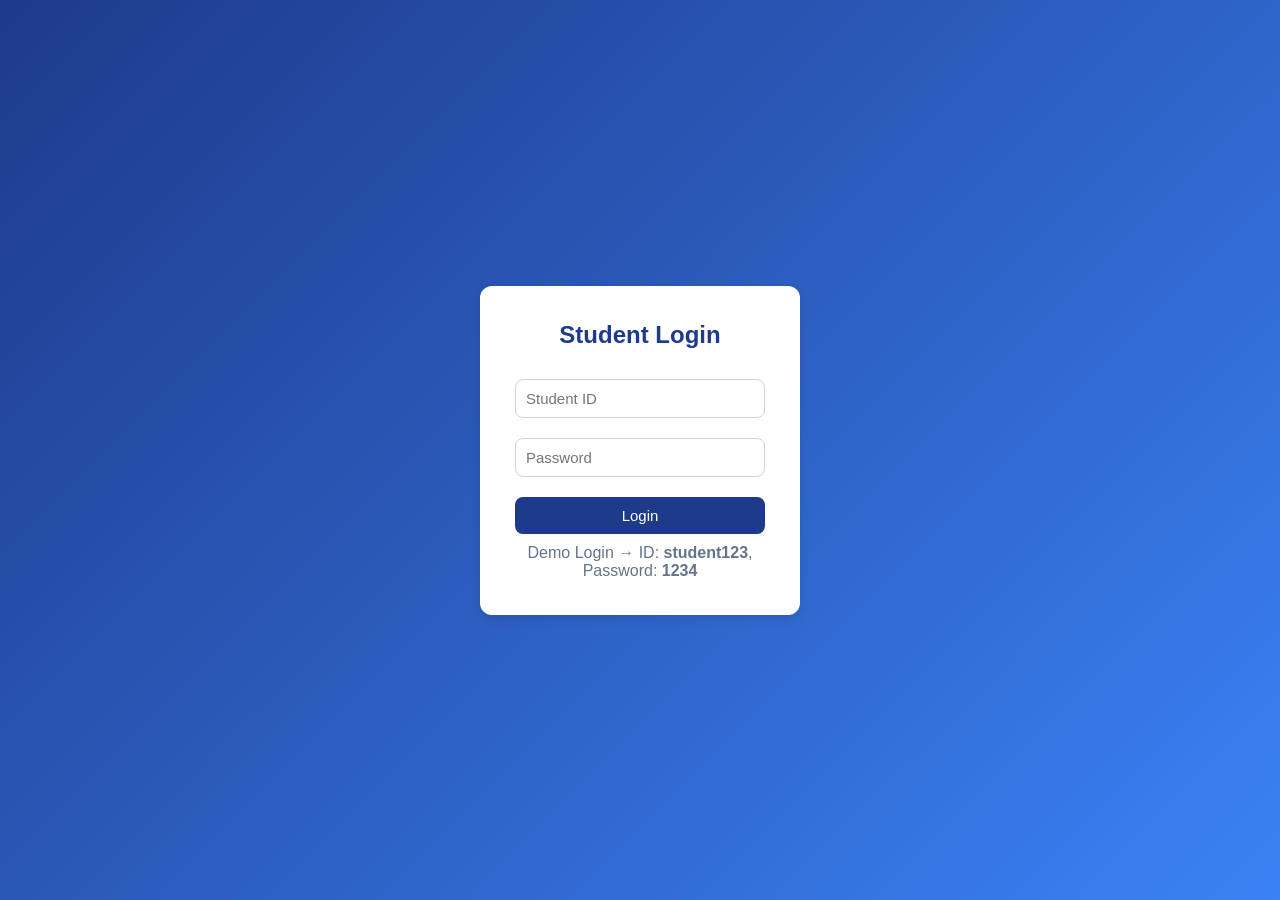
<file: student.html>
<!DOCTYPE html>
<html lang="en">
<head>
  <meta charset="UTF-8" />
  <meta name="viewport" content="width=device-width, initial-scale=1.0" />
  <title>VCET E-Portal – Student Login</title>

  <style>
    * { margin: 0; padding: 0; box-sizing: border-box; font-family: "Poppins", sans-serif; }

    body {
      background: #f1f5f9;
      color: #1e293b;
      min-height: 100vh;
    }

    /* ---------- LOGIN PAGE ---------- */
    #login-page {
      display: flex;
      justify-content: center;
      align-items: center;
      height: 100vh;
      background: linear-gradient(135deg, #1e3a8a, #3b82f6);
    }

    .login-box {
      background: white;
      padding: 35px;
      border-radius: 12px;
      width: 320px;
      text-align: center;
      box-shadow: 0 4px 10px rgba(0,0,0,0.1);
    }

    .login-box h2 {
      margin-bottom: 20px;
      color: #1e3a8a;
    }

    .login-box input {
      width: 100%;
      padding: 10px;
      margin: 10px 0;
      border: 1px solid #cbd5e1;
      border-radius: 8px;
      font-size: 15px;
    }

    .btn {
      border: none;
      padding: 10px 15px;
      border-radius: 8px;
      cursor: pointer;
      font-size: 15px;
      transition: 0.3s;
    }

    .btn-primary {
      background: #1e3a8a;
      color: white;
      width: 100%;
      margin-top: 10px;
    }

    .btn-primary:hover {
      background: #2563eb;
    }

    /* ---------- DASHBOARD ---------- */
    #dashboard {
      display: none;
      height: 100vh;
    }

    .dashboard {
      display: flex;
      height: 100%;
    }

    .sidebar {
      width: 250px;
      background: #1e3a8a;
      color: white;
      display: flex;
      flex-direction: column;
      padding-top: 10px;
    }

    .sidebar-header {
      text-align: center;
      font-size: 20px;
      font-weight: 600;
      margin-bottom: 10px;
      padding: 15px;
      background: #1d4ed8;
    }

    .nav-item {
      text-decoration: none;
      color: white;
      padding: 12px 18px;
      display: block;
      transition: background 0.3s;
    }

    .nav-item:hover, .nav-item.active {
      background: #2563eb;
    }

    .nav-item.logout {
      background: #ef4444;
      margin-top: auto;
    }

    .main-content {
      flex: 1;
      background: #f8fafc;
      overflow-y: auto;
    }

    .top-header {
      background: white;
      display: flex;
      justify-content: space-between;
      align-items: center;
      padding: 15px 25px;
      box-shadow: 0 2px 5px rgba(0,0,0,0.1);
      position: sticky;
      top: 0;
    }

    .user-info {
      display: flex;
      align-items: center;
      gap: 10px;
    }

    .user-avatar {
      background: #1e3a8a;
      color: white;
      width: 35px;
      height: 35px;
      display: flex;
      align-items: center;
      justify-content: center;
      border-radius: 50%;
    }

    .content-section {
      display: none;
      padding: 25px;
      animation: fadeIn 0.4s ease;
    }

    .content-section.active {
      display: block;
    }

    @keyframes fadeIn {
      from {opacity: 0;}
      to {opacity: 1;}
    }

    .stats-grid {
      display: grid;
      grid-template-columns: repeat(auto-fit, minmax(200px, 1fr));
      gap: 20px;
      margin-bottom: 30px;
    }

    .stat-card {
      background: white;
      border-radius: 12px;
      box-shadow: 0 2px 10px rgba(0,0,0,0.08);
      padding: 20px;
      display: flex;
      align-items: center;
      gap: 15px;
    }

    .stat-icon {
      font-size: 30px;
    }

    .announcement-card {
      background: white;
      border-radius: 10px;
      box-shadow: 0 2px 5px rgba(0,0,0,0.08);
      padding: 20px;
      margin-bottom: 15px;
    }

    .calculator-card, .profile-card {
      background: white;
      border-radius: 12px;
      padding: 25px;
      box-shadow: 0 2px 10px rgba(0,0,0,0.08);
    }

    select, input {
      padding: 10px;
      border-radius: 8px;
      border: 1px solid #cbd5e1;
      font-size: 15px;
    }

    table {
      width: 100%;
      border-collapse: collapse;
      margin-top: 10px;
    }

    th, td {
      border: 1px solid #cbd5e1;
      padding: 10px;
      text-align: left;
    }

    th { background: #e2e8f0; }

    .calc-result {
      margin-top: 20px;
      padding: 15px;
      background: #f1f5f9;
      border-radius: 8px;
    }
  </style>
</head>

<body>
  <!-- ---------- LOGIN PAGE ---------- -->
  <div id="login-page">
    <div class="login-box">
      <h2>Student Login</h2>
      <input type="text" id="student-id" placeholder="Student ID" />
      <input type="password" id="student-pass" placeholder="Password" />
      <button class="btn btn-primary" onclick="login()">Login</button>
      <p style="margin-top:10px; color:#64748b;">Demo Login → ID: <b>student123</b>, Password: <b>1234</b></p>
    </div>
  </div>

  <!-- ---------- DASHBOARD ---------- -->
  <div id="dashboard">
    <div class="dashboard">
      <aside class="sidebar">
        <div class="sidebar-header">🚌 VCET Bus System</div>
        <nav>
          <a href="#" class="nav-item active" onclick="showSection('overview')">📊 Overview</a>
          <a href="#" class="nav-item" onclick="showSection('fare')">💰 Fare Calculator</a>
          <a href="#" class="nav-item" onclick="showSection('attendance')">🗓️ Attendance</a>
          <a href="#" class="nav-item" onclick="showSection('profile')">👤 Profile</a>
          <a href="#" class="nav-item logout" onclick="logout()">🚪 Logout</a>
        </nav>
      </aside>

      <main class="main-content">
        <header class="top-header">
          <h1 id="section-title">Dashboard Overview</h1>
          <div class="user-info">
            <span id="user-name">Student</span>
            <div class="user-avatar">👤</div>
          </div>
        </header>

        <section id="overview" class="content-section active">
          <div class="stats-grid">
            <div class="stat-card"><div class="stat-icon">💰</div><div><h3>₹1800</h3><p>Current Fare</p></div></div>
            <div class="stat-card"><div class="stat-icon">🚌</div><div><h3>Route B</h3><p>Assigned Route</p></div></div>
            <div class="stat-card"><div class="stat-icon">📅</div><div><h3>Fall 2025</h3><p>Semester</p></div></div>
          </div>

          <div class="announcement-card">
            <h3>📢 Announcement</h3>
            <p>Welcome to VCET E-Portal! View your fare, attendance, and profile in one place.</p>
          </div>
        </section>

        <section id="fare" class="content-section">
          <div class="calculator-card">
            <h2>Fare Calculator</h2>
            <p>Estimate semester bus fare based on route and fuel cost.</p>
            <div class="form-group">
              <label>Route Distance (km)</label>
              <input id="distance" type="number" value="12">
            </div>
            <div class="form-group">
              <label>Fuel Price (₹/L)</label>
              <input id="fuel" type="number" value="100">
            </div>
            <div class="form-group">
              <label>Days per Semester</label>
              <input id="days" type="number" value="90">
            </div>
            <button class="btn btn-primary" onclick="calculateFare()">Calculate</button>
            <div id="fare-output" class="calc-result"></div>
          </div>
        </section>

        <section id="attendance" class="content-section">
          <div class="profile-card">
            <h2>Attendance Tracker</h2>
            <button class="btn btn-primary" onclick="markAttendance(true)">Mark Present</button>
            <button class="btn" onclick="markAttendance(false)">Mark Absent</button>
            <div id="attendance-summary" class="calc-result"></div>
            <table>
              <thead><tr><th>Date</th><th>Status</th></tr></thead>
              <tbody id="attendance-table"></tbody>
            </table>
          </div>
        </section>

        <section id="profile" class="content-section">
          <div class="profile-card">
            <h2>Profile</h2>
            <p><b>Name:</b> Sarjana N</p>
            <p><b>Roll No:</b> 21AIML001</p>
            <p><b>Department:</b> CSE (AI & ML)</p>
            <p><b>Bus Route:</b> Route B – Erode</p>
          </div>
        </section>
      </main>
    </div>
  </div>

  <script>
    // ---------- LOGIN FUNCTION ----------
    function login() {
      const id = document.getElementById("student-id").value.trim();
      const pass = document.getElementById("student-pass").value.trim();

      if (id === "student123" && pass === "1234") {
        document.getElementById("login-page").style.display = "none";
        document.getElementById("dashboard").style.display = "block";
        document.getElementById("user-name").textContent = id;
      } else {
        alert("Invalid ID or Password! Try student123 / 1234");
      }
    }

    // ---------- NAVIGATION ----------
    function showSection(id) {
      document.querySelectorAll(".content-section").forEach(s => s.classList.remove("active"));
      document.getElementById(id).classList.add("active");
      document.getElementById("section-title").textContent =
        id.charAt(0).toUpperCase() + id.slice(1);
      document.querySelectorAll(".nav-item").forEach(n => n.classList.remove("active"));
      document.querySelector(`[onclick="showSection('${id}')"]`).classList.add("active");
    }

    // ---------- LOGOUT ----------
    function logout() {
      alert("Logging out...");
      document.getElementById("dashboard").style.display = "none";
      document.getElementById("login-page").style.display = "flex";
      document.getElementById("student-id").value = "";
      document.getElementById("student-pass").value = "";
    }

    // ---------- FARE CALCULATION ----------
    function calculateFare() {
      const dist = parseFloat(document.getElementById("distance").value);
      const fuel = parseFloat(document.getElementById("fuel").value);
      const days = parseFloat(document.getElementById("days").value);
      const cost = (dist * 2 * days * fuel * 0.05).toFixed(0);
      document.getElementById("fare-output").innerHTML =
        `<b>Estimated Fare:</b> ₹${cost}`;
    }

    // ---------- ATTENDANCE ----------
    const attendance = [];
    function markAttendance(present) {
      const today = new Date().toLocaleDateString();
      attendance.push({date: today, status: present ? "Present" : "Absent"});
      renderAttendance();
    }

    function renderAttendance() {
      const tbody = document.getElementById("attendance-table");
      tbody.innerHTML = attendance.map(a => `<tr><td>${a.date}</td><td>${a.status}</td></tr>`).join("");
      const total = attendance.length;
      const present = attendance.filter(a => a.status === "Present").length;
      document.getElementById("attendance-summary").innerHTML =
        `Total: ${total}, Present: ${present}, Absent: ${total - present}`;
    }
  </script>
</body>
</html>
</file>
<file: styles.css>
* {
    margin: 0;
    padding: 0;
    box-sizing: border-box;
}

body {
    font-family: 'Segoe UI', Tahoma, Geneva, Verdana, sans-serif;
    background: linear-gradient(135deg, #667eea 0%, #764ba2 100%);
    min-height: 100vh;
    display: flex;
    justify-content: center;
    align-items: center;
    padding: 20px;
}

.container {
    width: 100%;
    max-width: 500px;
}

.login-box {
    background: white;
    border-radius: 20px;
    box-shadow: 0 20px 60px rgba(0, 0, 0, 0.3);
    overflow: hidden;
    animation: slideIn 0.5s ease-out;
}

@keyframes slideIn {
    from {
        opacity: 0;
        transform: translateY(-30px);
    }
    to {
        opacity: 1;
        transform: translateY(0);
    }
}

.logo {
    background: linear-gradient(135deg, #667eea 0%, #764ba2 100%);
    color: white;
    padding: 30px;
    text-align: center;
}

.logo h1 {
    font-size: 28px;
    margin-bottom: 10px;
}

.logo p {
    font-size: 14px;
    opacity: 0.9;
}

.tabs {
    display: flex;
    background: #f7f7f7;
}

.tab-btn {
    flex: 1;
    padding: 15px;
    border: none;
    background: transparent;
    font-size: 16px;
    font-weight: 600;
    cursor: pointer;
    transition: all 0.3s ease;
    color: #666;
}

.tab-btn.active {
    background: white;
    color: #667eea;
    border-bottom: 3px solid #667eea;
}

.tab-btn:hover {
    background: rgba(102, 126, 234, 0.1);
}

.form-container {
    display: none;
    padding: 40px;
    animation: fadeIn 0.3s ease;
}

.form-container.active {
    display: block;
}

@keyframes fadeIn {
    from {
        opacity: 0;
    }
    to {
        opacity: 1;
    }
}

.form-container h2 {
    margin-bottom: 25px;
    color: #333;
    font-size: 24px;
}

.form-group {
    margin-bottom: 20px;
}

.form-group label {
    display: block;
    margin-bottom: 8px;
    color: #555;
    font-weight: 600;
    font-size: 14px;
}

.form-group input,
.form-group select {
    width: 100%;
    padding: 12px 15px;
    border: 2px solid #e1e1e1;
    border-radius: 8px;
    font-size: 14px;
    transition: all 0.3s ease;
}

.form-group input:focus,
.form-group select:focus {
    outline: none;
    border-color: #667eea;
    box-shadow: 0 0 0 3px rgba(102, 126, 234, 0.1);
}

.btn {
    width: 100%;
    padding: 14px;
    border: none;
    border-radius: 8px;
    font-size: 16px;
    font-weight: 600;
    cursor: pointer;
    transition: all 0.3s ease;
    margin-top: 10px;
}

.btn-primary {
    background: linear-gradient(135deg, #667eea 0%, #764ba2 100%);
    color: white;
}

.btn-primary:hover {
    transform: translateY(-2px);
    box-shadow: 0 10px 20px rgba(102, 126, 234, 0.3);
}

.btn-primary:active {
    transform: translateY(0);
}

/* Alert Messages */
.alert {
    padding: 12px 15px;
    border-radius: 8px;
    margin-bottom: 20px;
    font-size: 14px;
    animation: slideDown 0.3s ease;
}

@keyframes slideDown {
    from {
        opacity: 0;
        transform: translateY(-10px);
    }
    to {
        opacity: 1;
        transform: translateY(0);
    }
}

.alert-success {
    background: #d4edda;
    color: #155724;
    border: 1px solid #c3e6cb;
}

.alert-error {
    background: #f8d7da;
    color: #721c24;
    border: 1px solid #f5c6cb;
}

.alert-info {
    background: #d1ecf1;
    color: #0c5460;
    border: 1px solid #bee5eb;
}

/* Responsive */
@media (max-width: 600px) {
    .logo h1 {
        font-size: 22px;
    }
    
    .form-container {
        padding: 30px 20px;
    }
}
</file>
